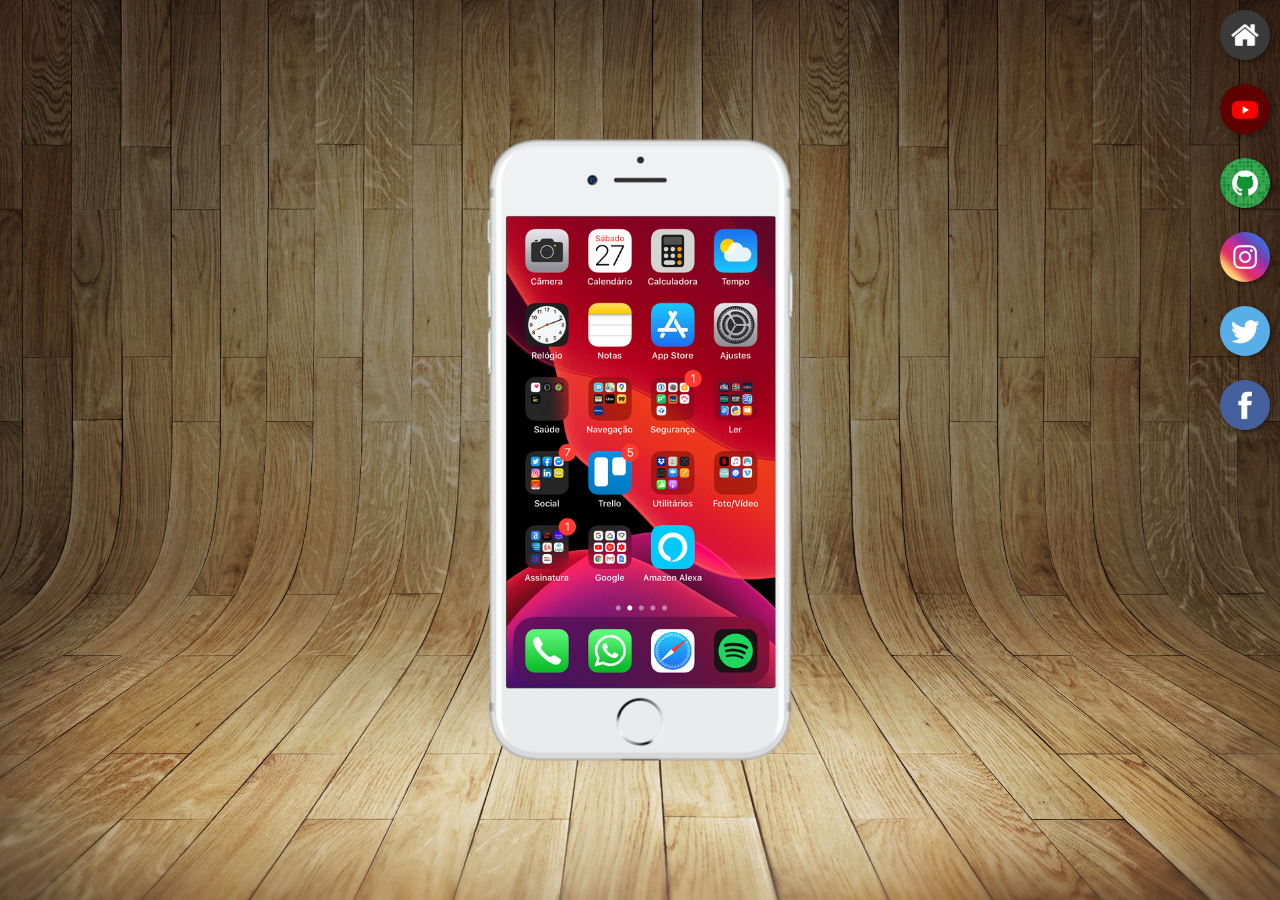
<file: index.html>
<!DOCTYPE html>
<html lang="pt-br">
<head>
    <meta charset="UTF-8">
    <meta name="viewport" content="width=device-width, initial-scale=1.0">
    <link rel="shortcut icon" href="" type="image/x-icon">
    <link rel="stylesheet" href="estilos/style.css">
    <title>Projeto Redes Sociais</title>
</head>
<body>
    <main>
        <section id="telefone">
            <iframe src="home.html" name="tela" id="tela" frameborder="0">
                Seu navegador não é compatível com isso.
            </iframe>
        </section>
        <section id="redes-sociais">
            <a href="home.html" target="tela"><img src="imagens/logo-home.jpg" alt="Home"></a><br>
            <a href="youtube.html" target="tela"><img src="imagens/logo-youtube.jpg" alt="Youtube"></a><br>
            <a href="github.html" target="tela"><img src="imagens/logo-github.jpg" alt="GitHub"></a><br>
            <a href="instagram.html" target="tela"><img src="imagens/logo-instagram.jpg" alt="Instagram"></a><br>
            <a href="twitter.html" target="tela"><img src="imagens/logo-twitter.jpg" alt="Twitter"></a><br>
            <a href="facebook.html" target="tela"><img src="imagens/logo-facebook.jpg" alt="Facebook"></a>
        </section>
    </main>
</body>
</html>
</file>
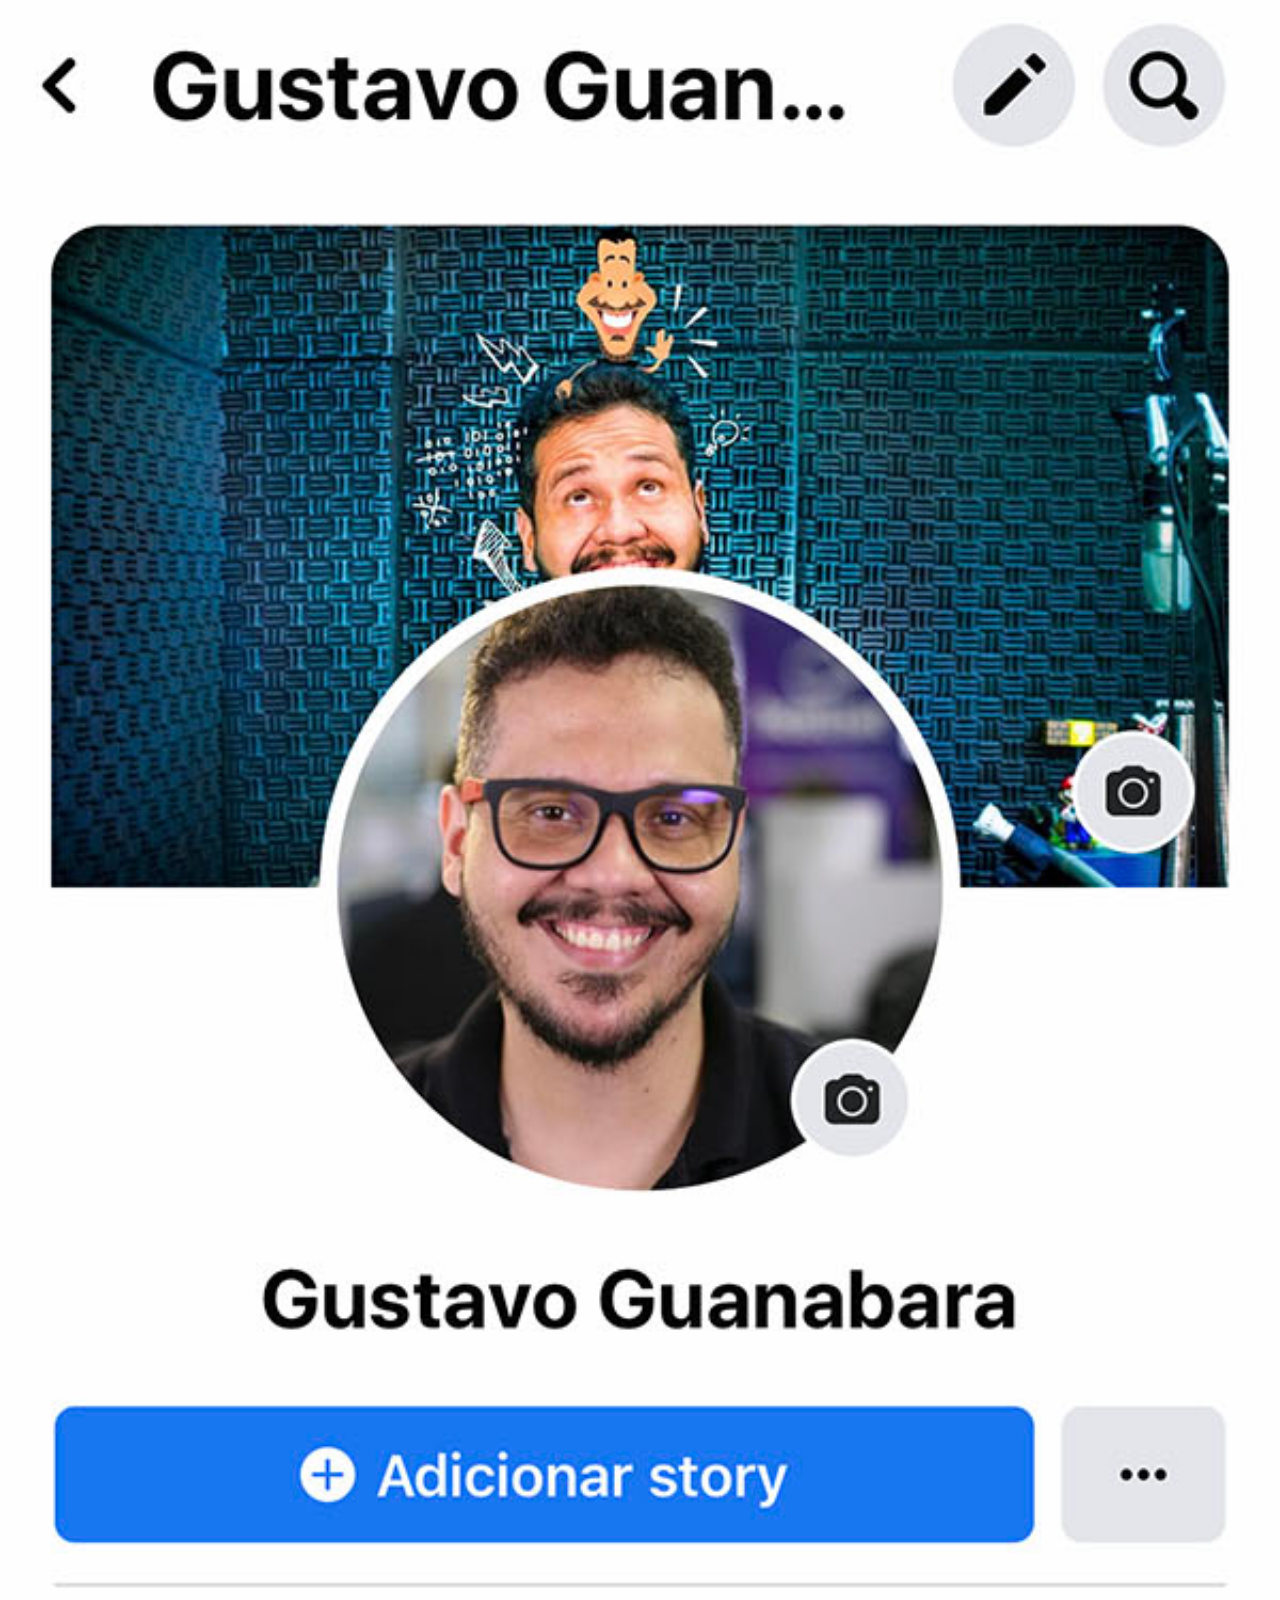
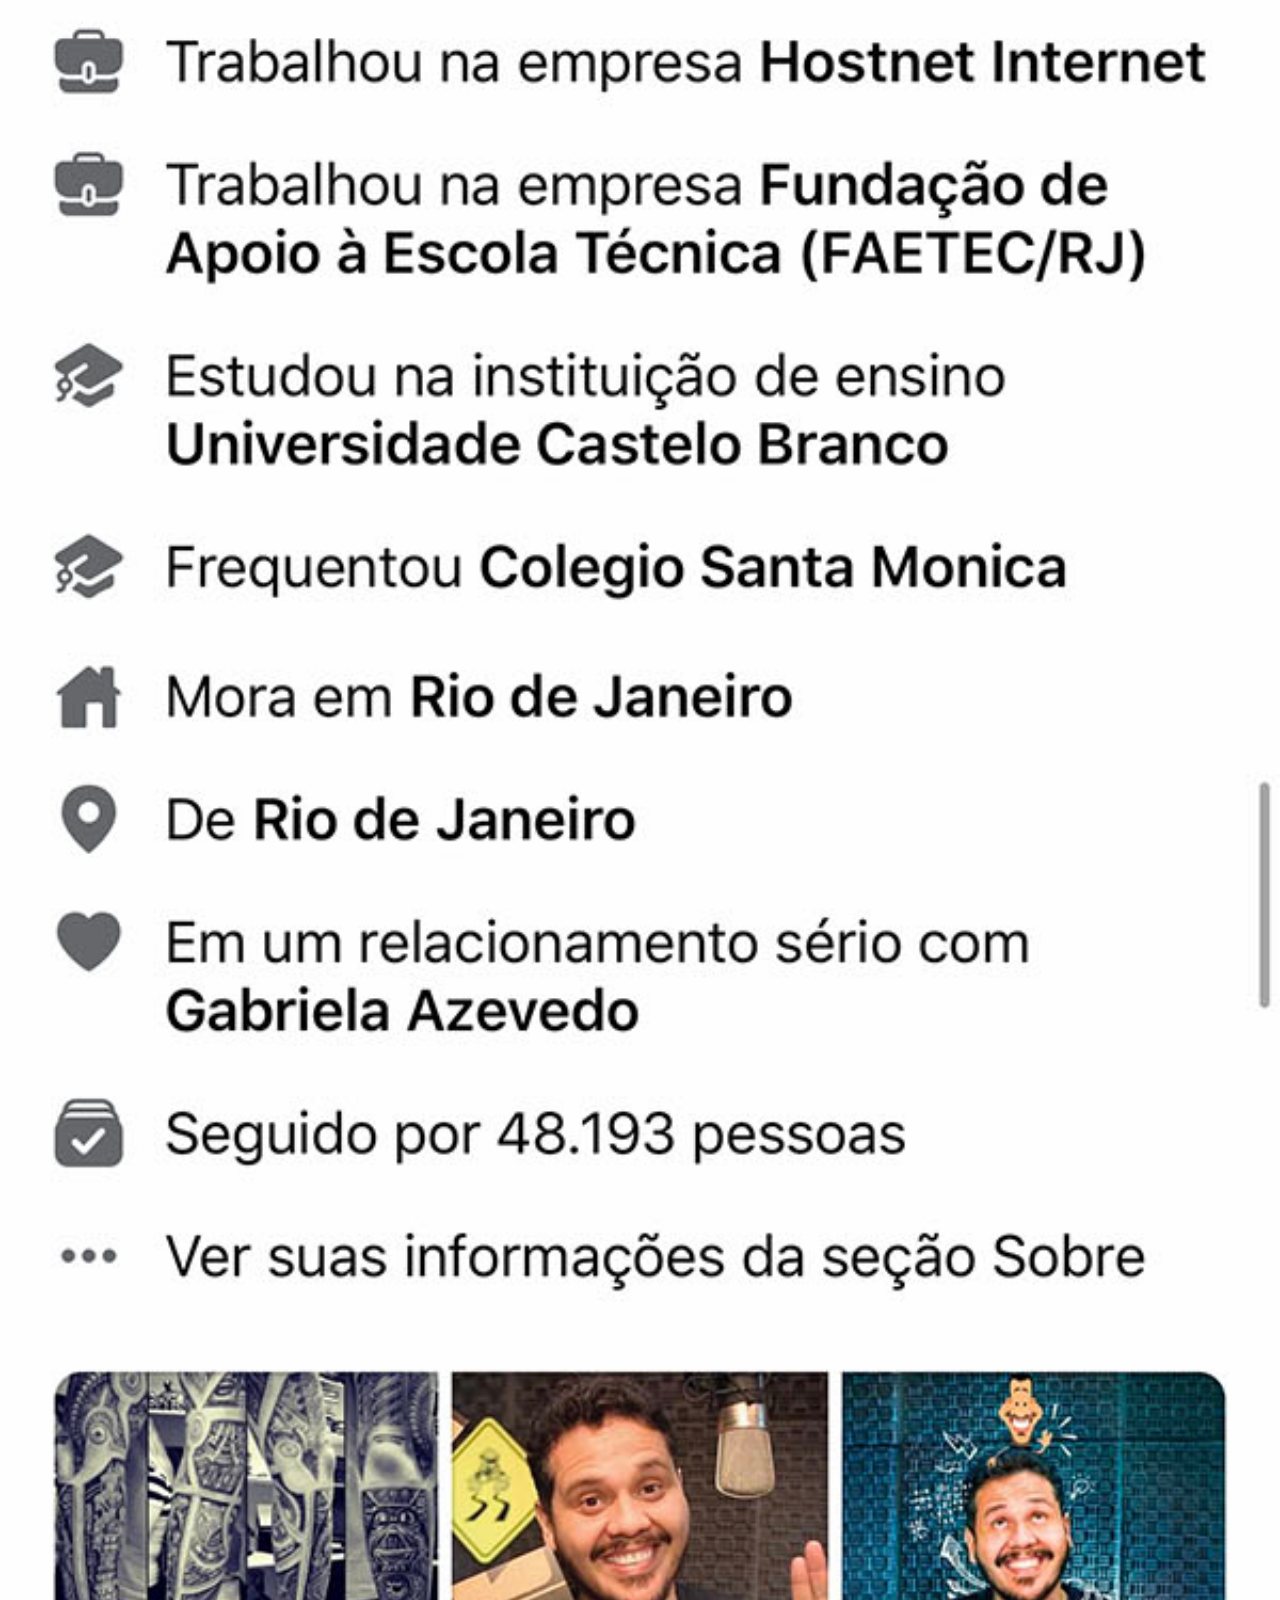
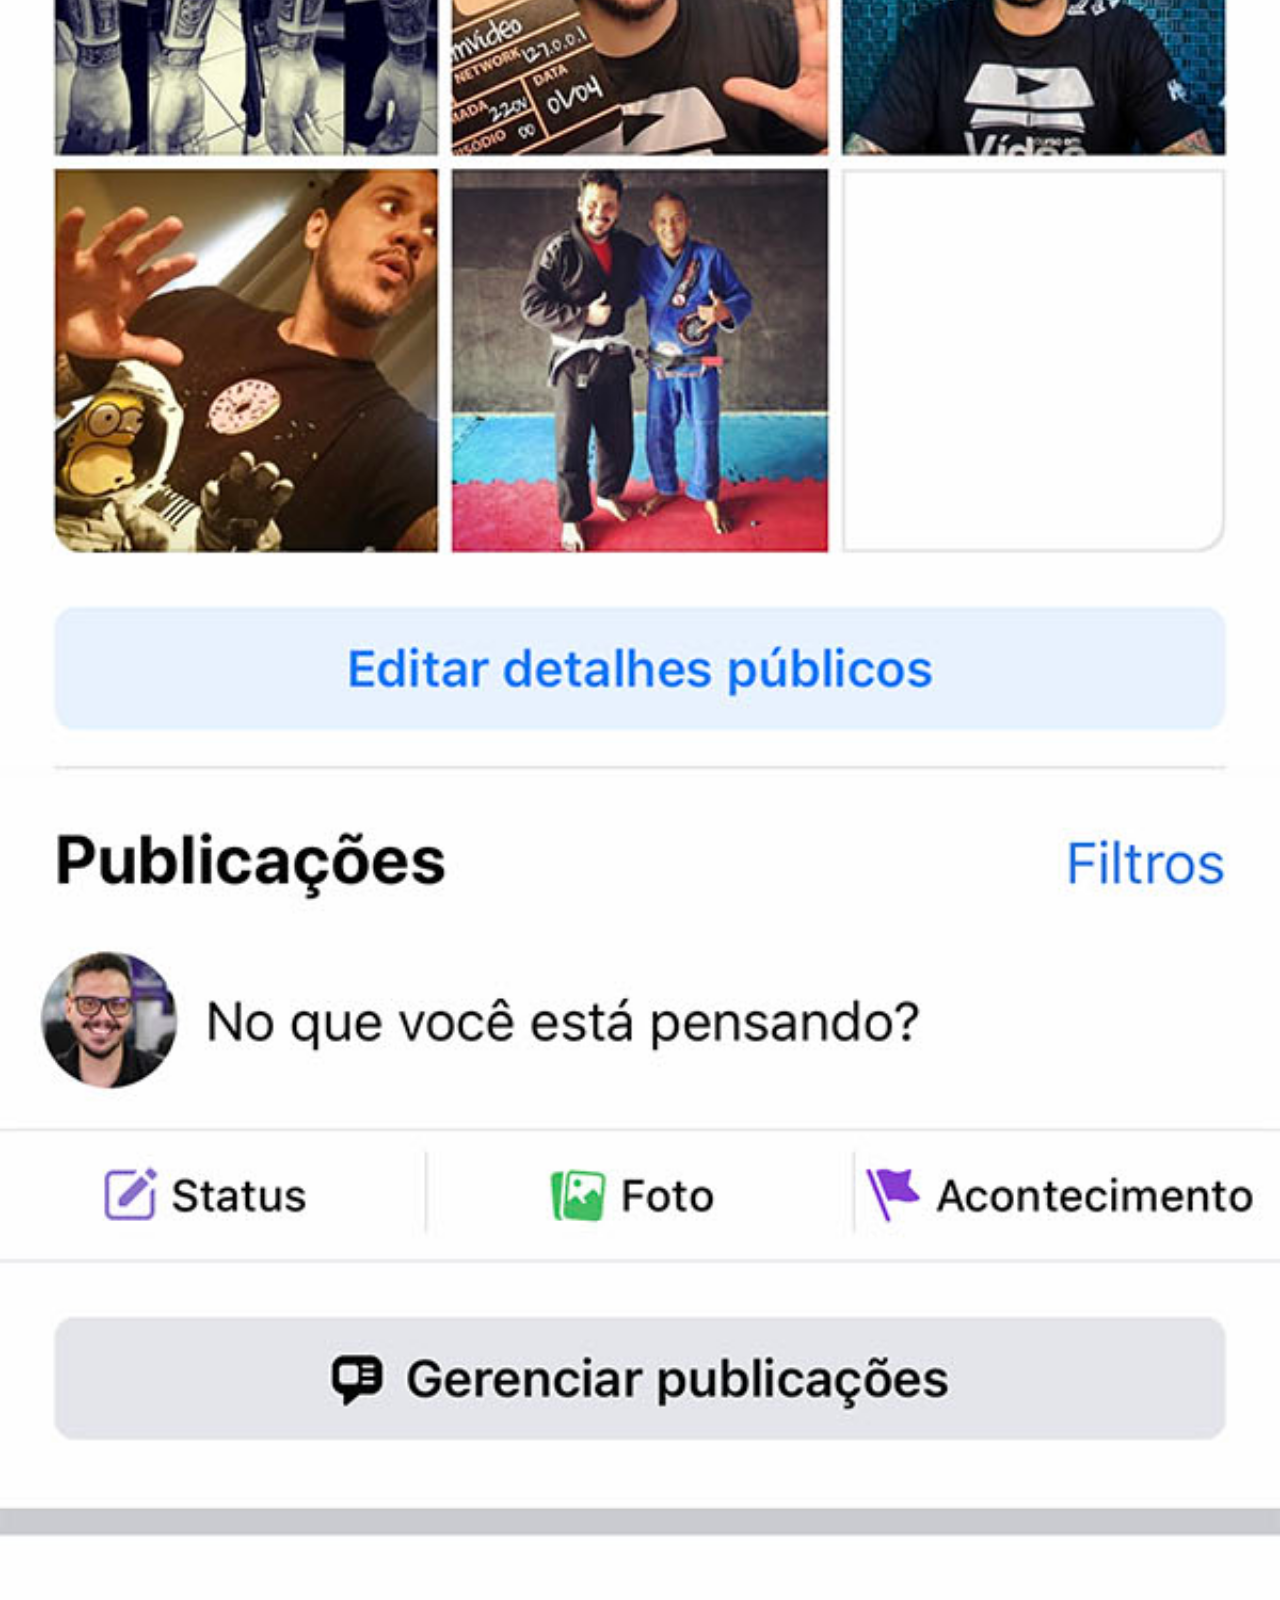
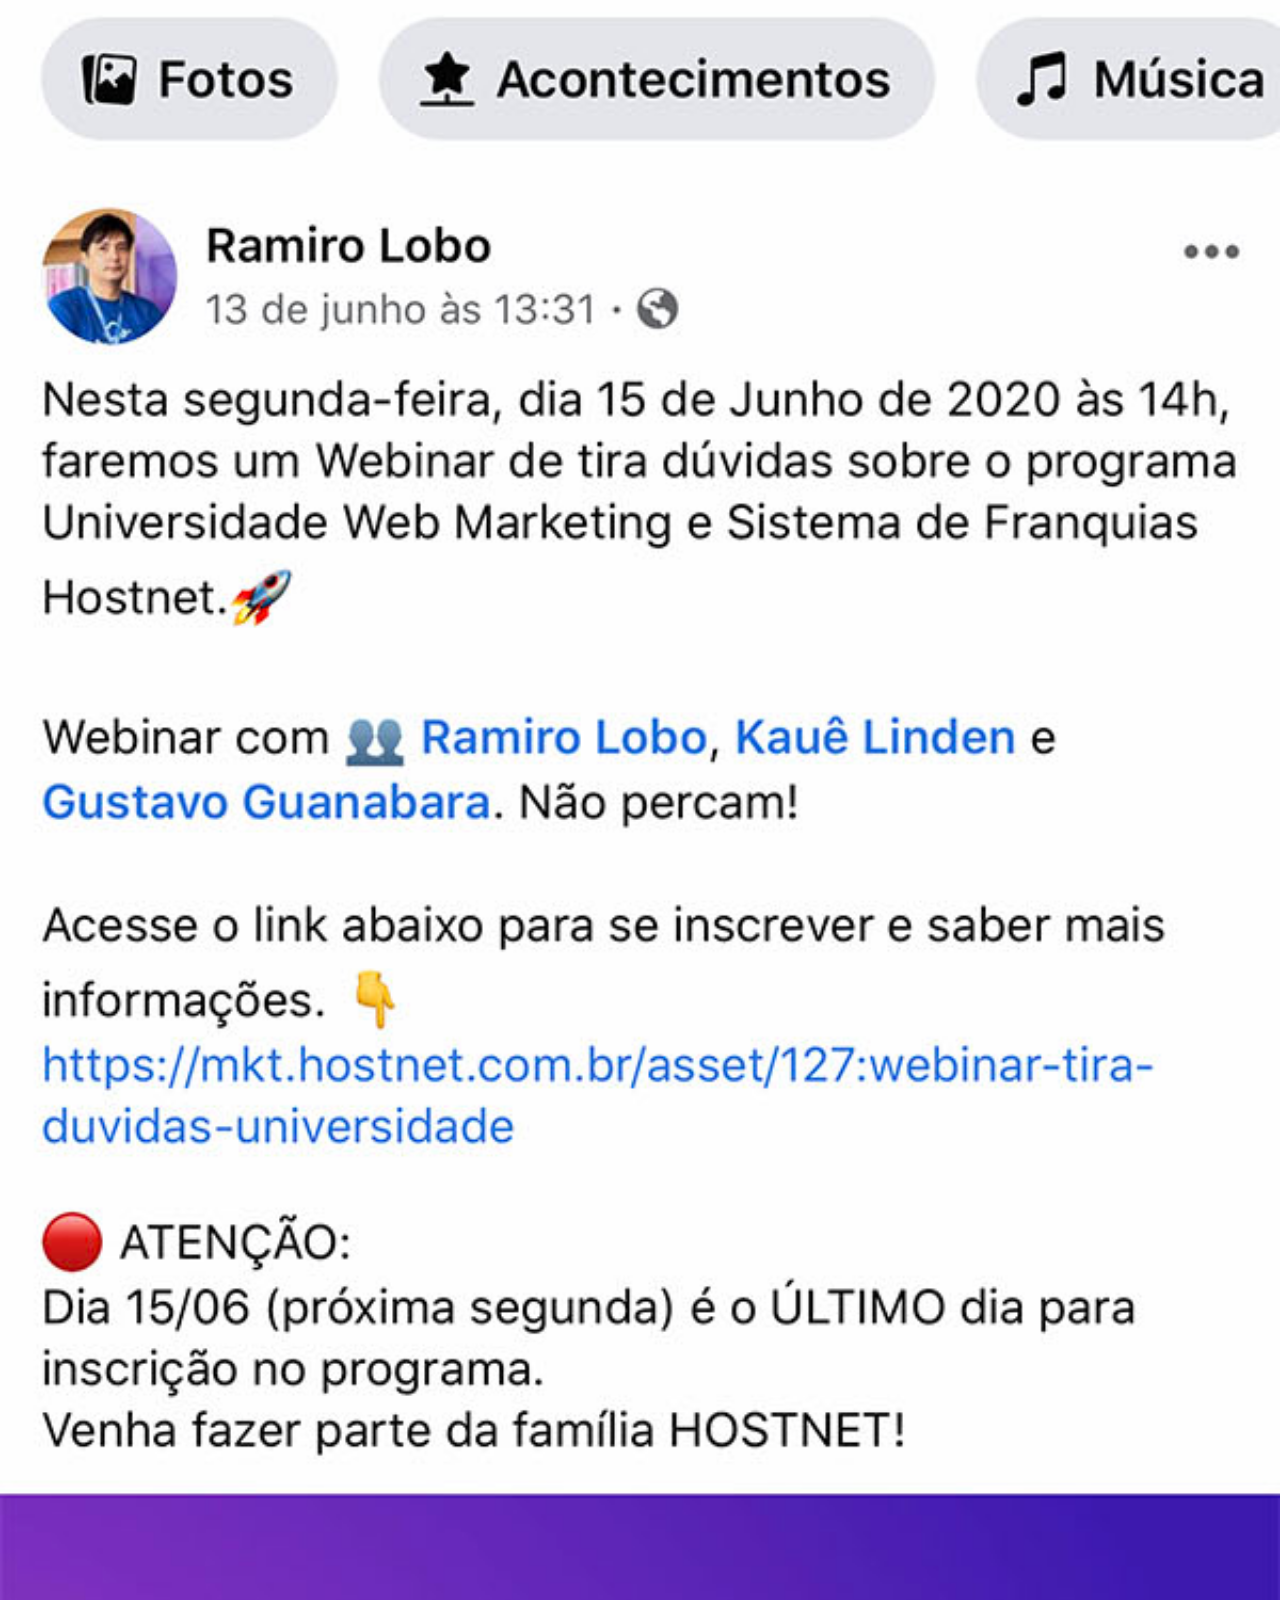
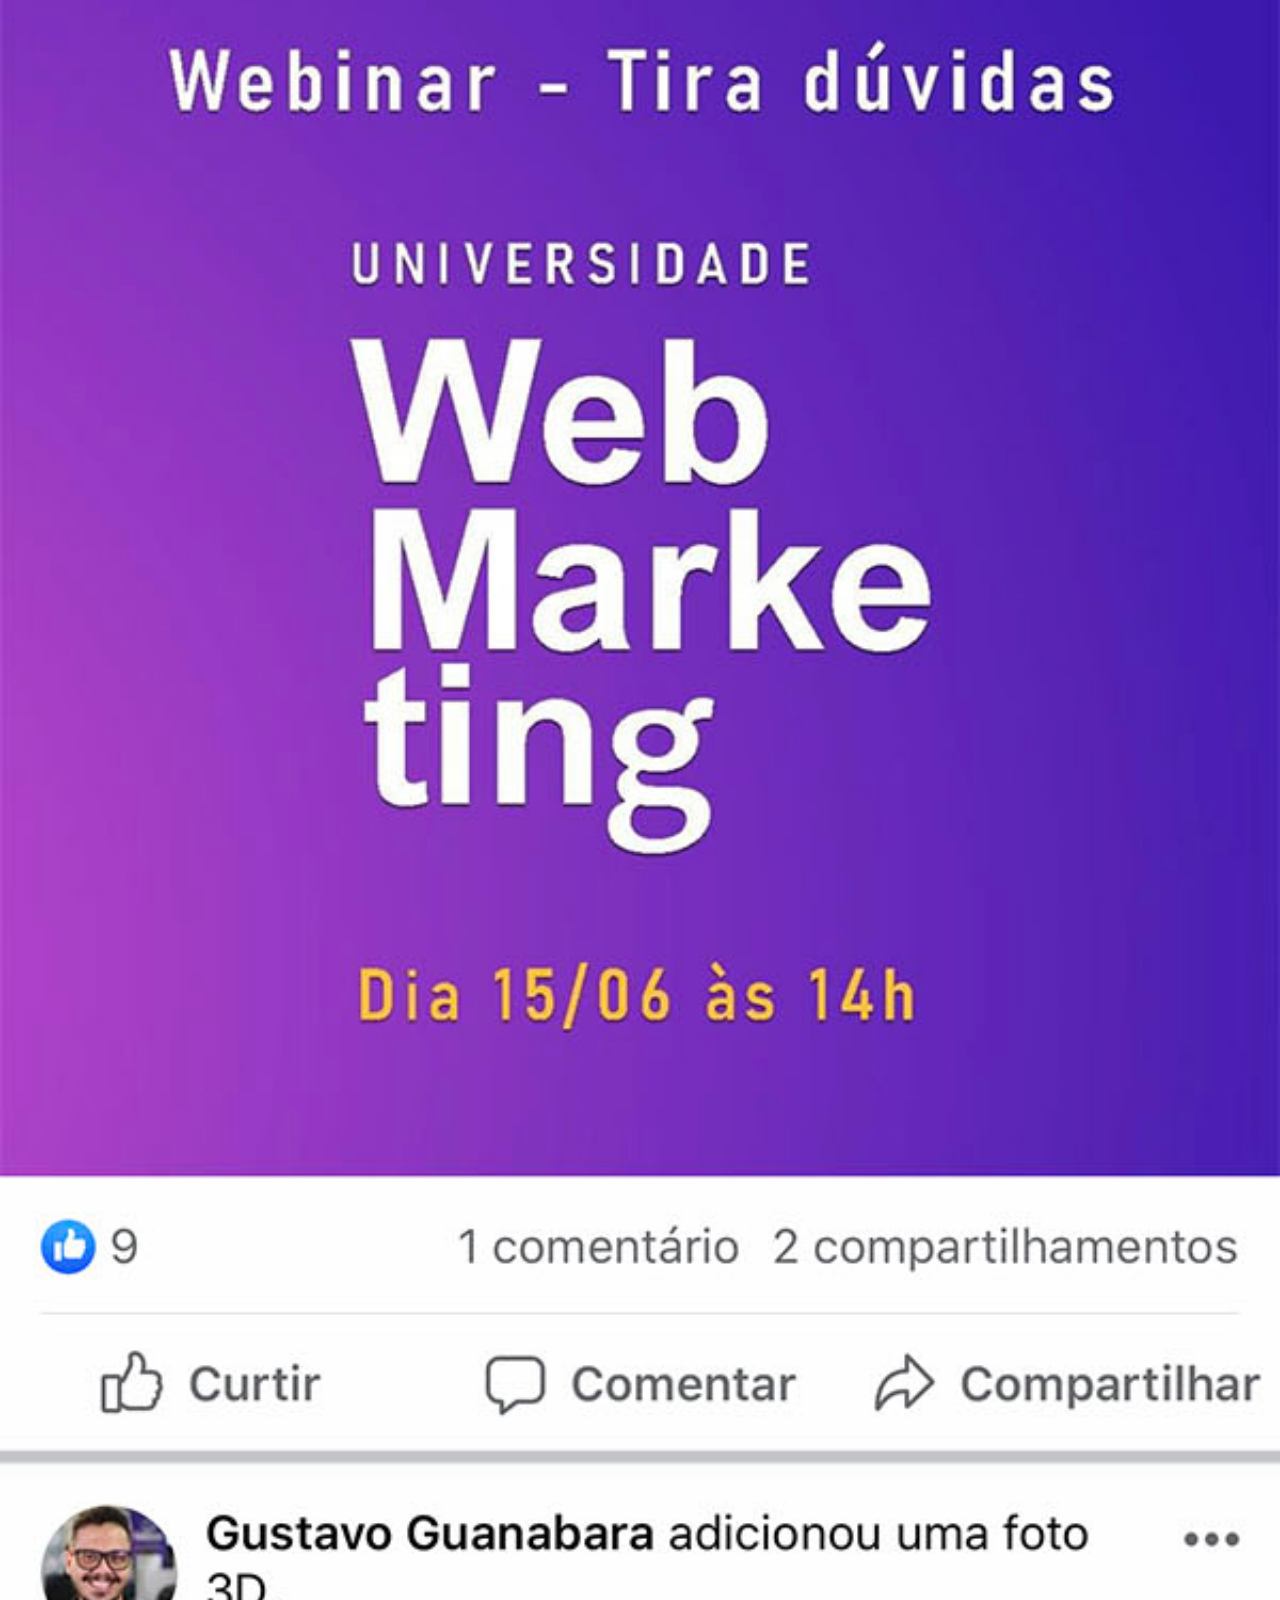
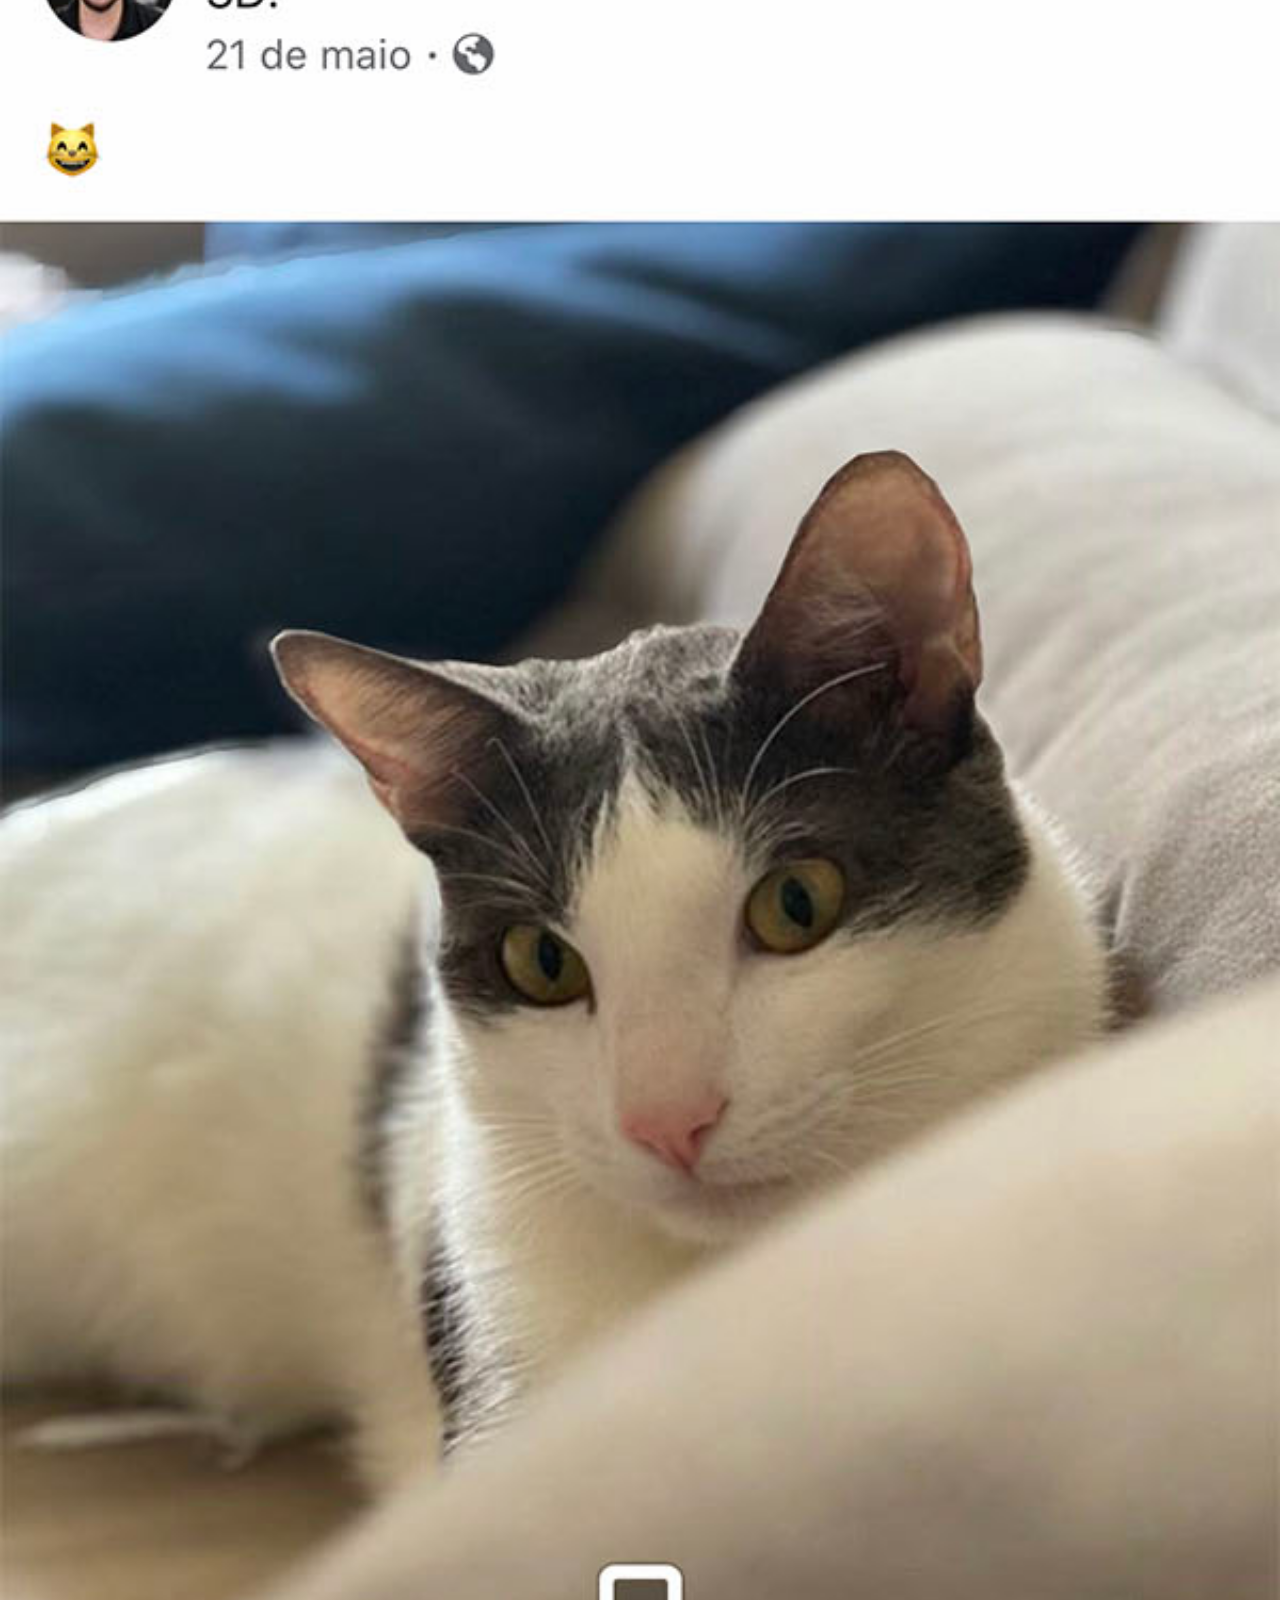
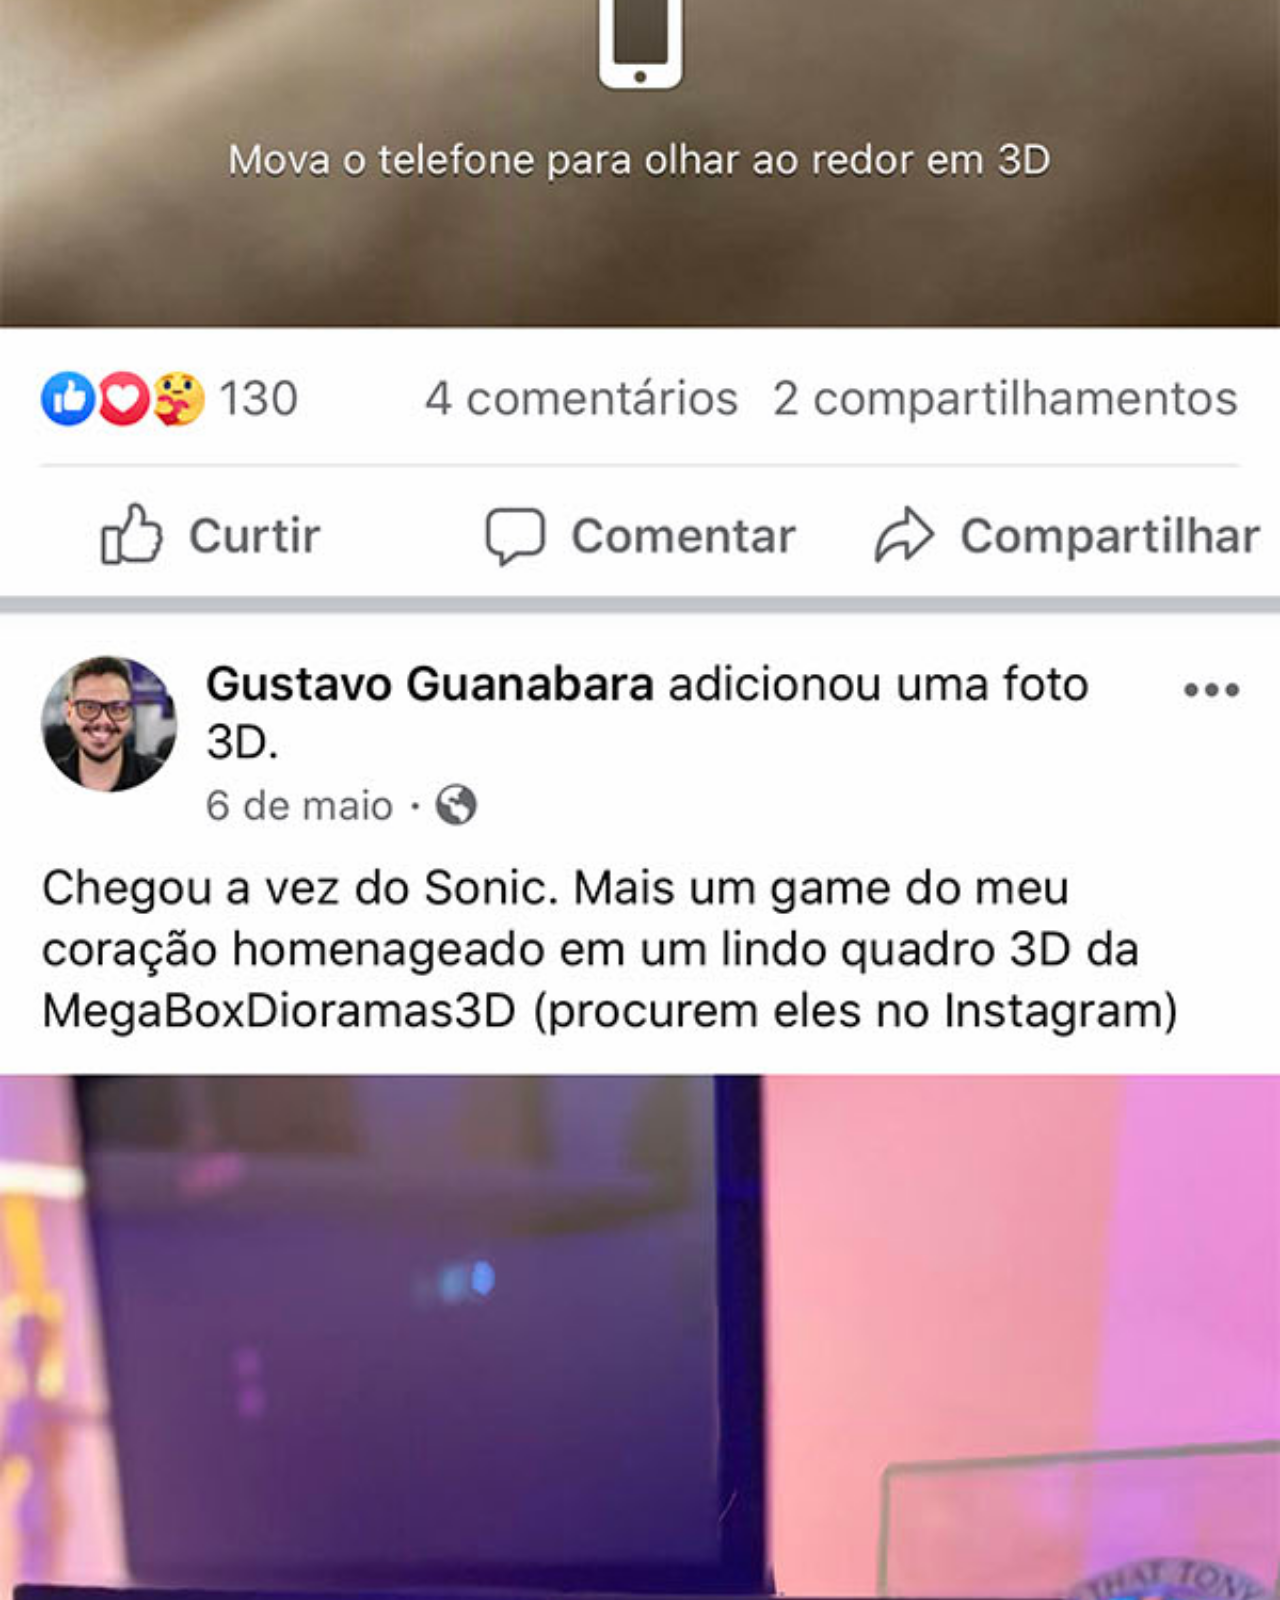
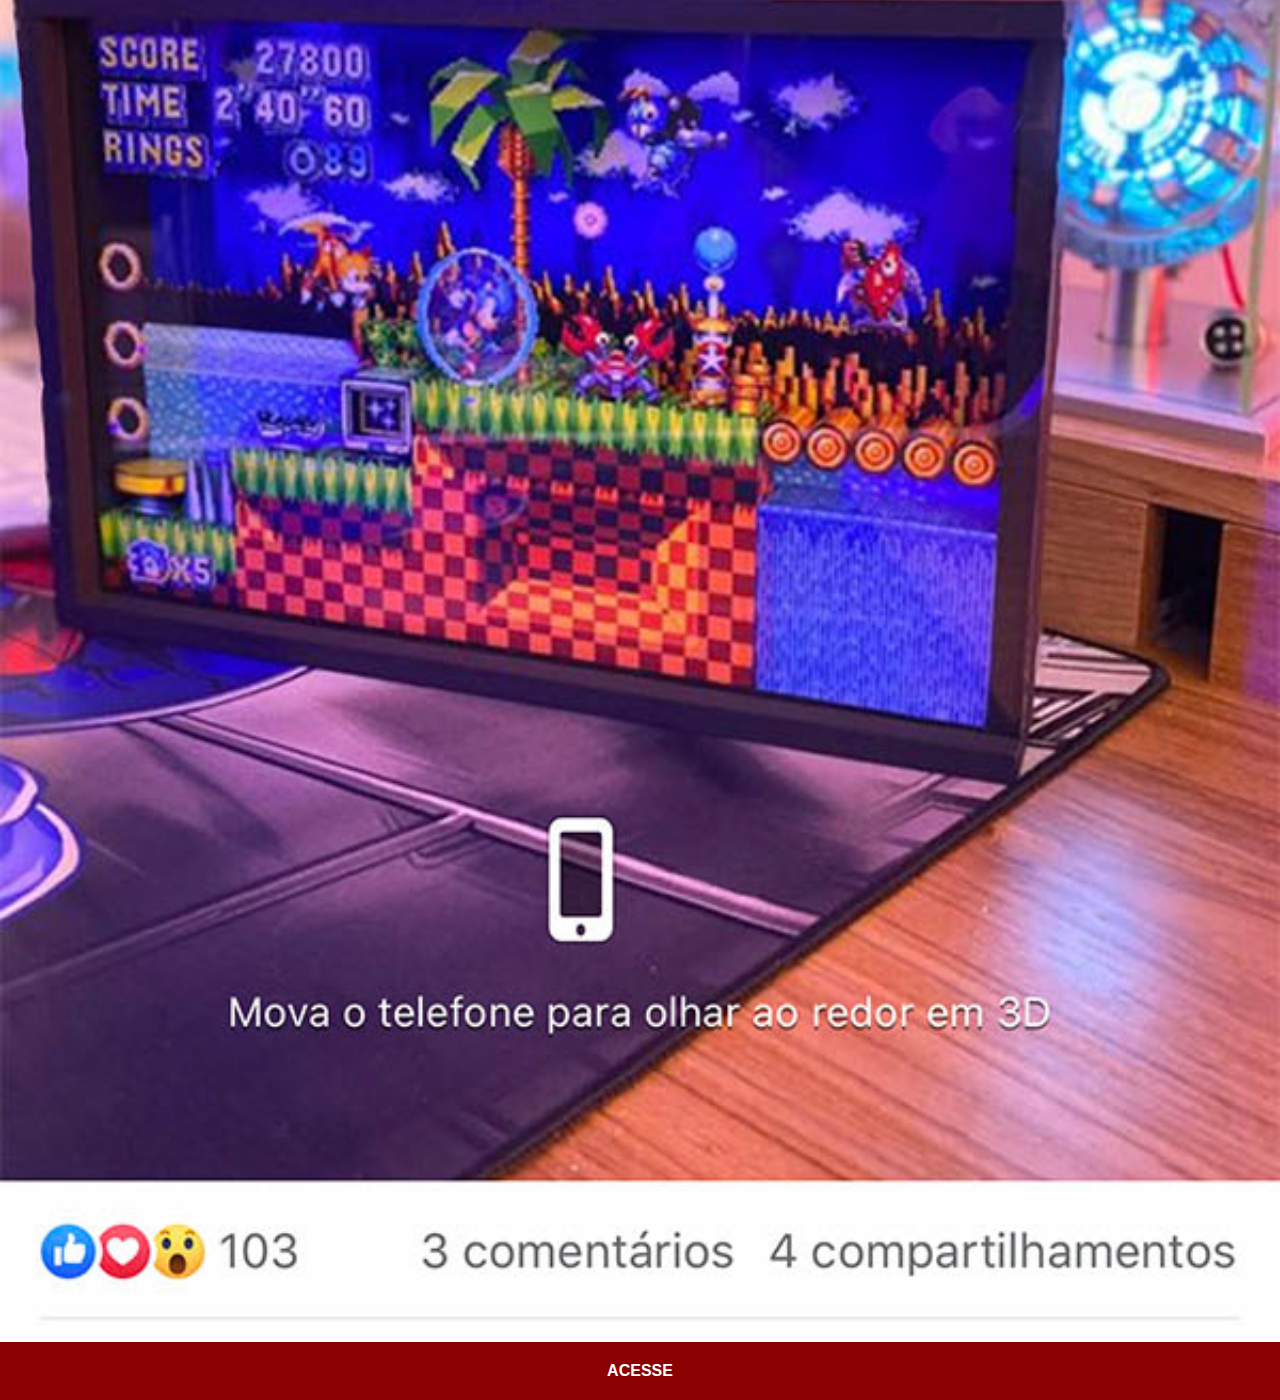
<file: facebook.html>
<!DOCTYPE html>
<html lang="pt-br">
<head>
    <meta charset="UTF-8">
    <meta name="viewport" content="width=device-width, initial-scale=1.0">
    <title>Facebook</title>
    <link rel="stylesheet" href="estilos/social.css">
    <style>
        body {
            background-color: white;
        }
    </style>
</head>
<body>
    <img src="imagens/tela-facebook.jpg" alt="facebook">
    <a href="https://www.facebook.com/gustavoguanabara/" target="_blank">ACESSE</a>
</body>
</html>
</file>
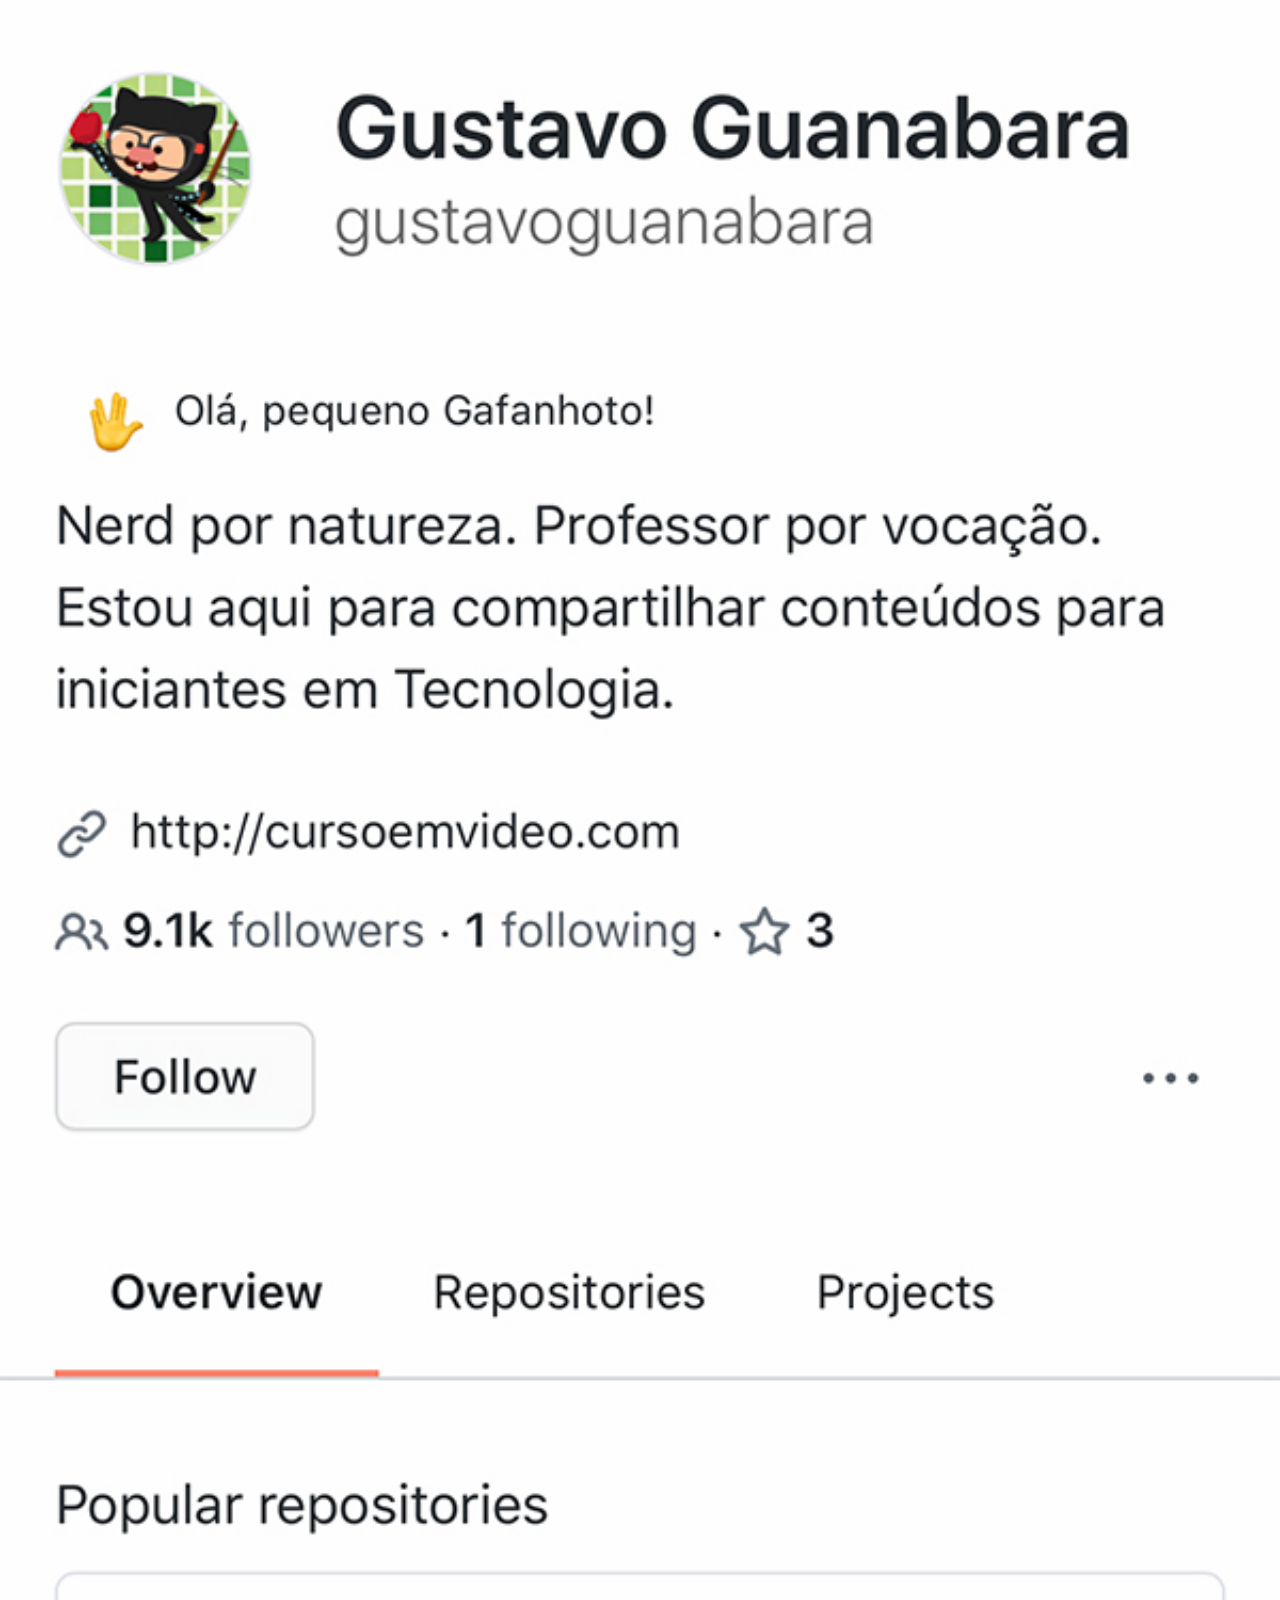
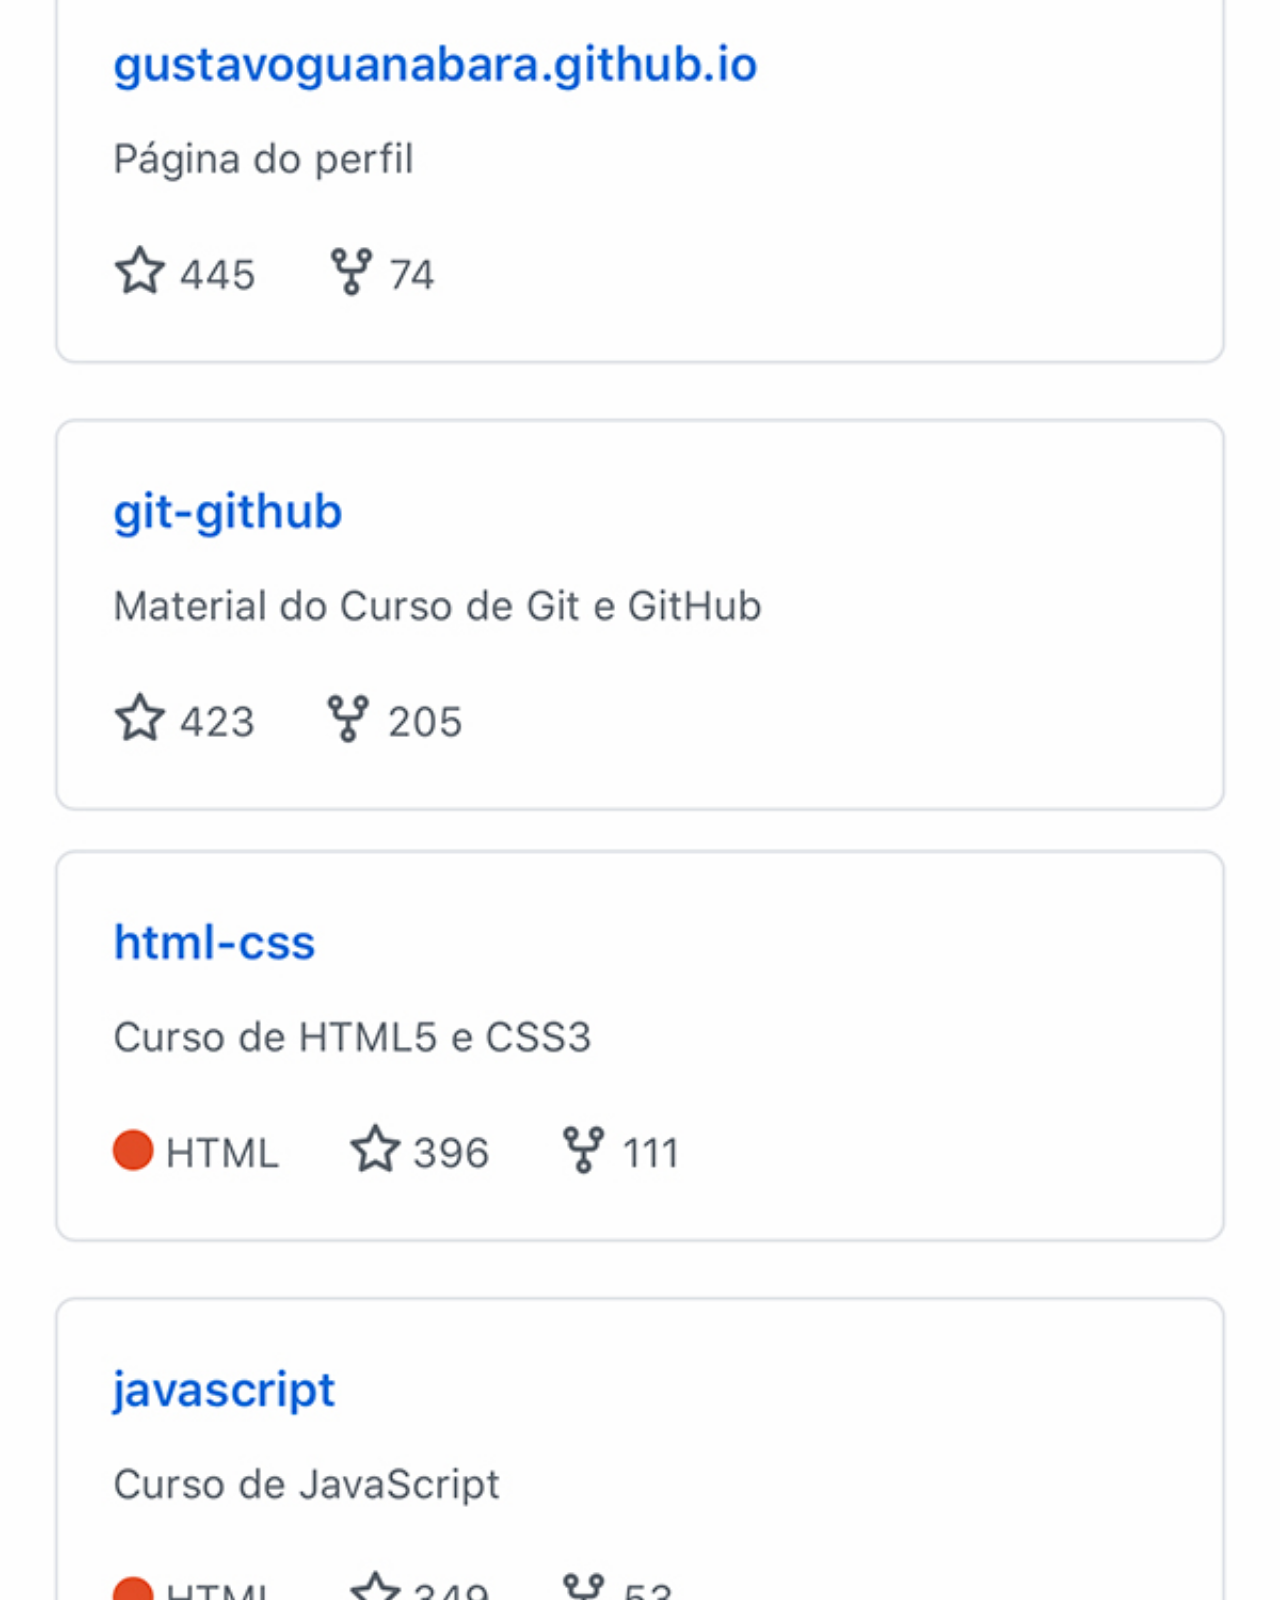
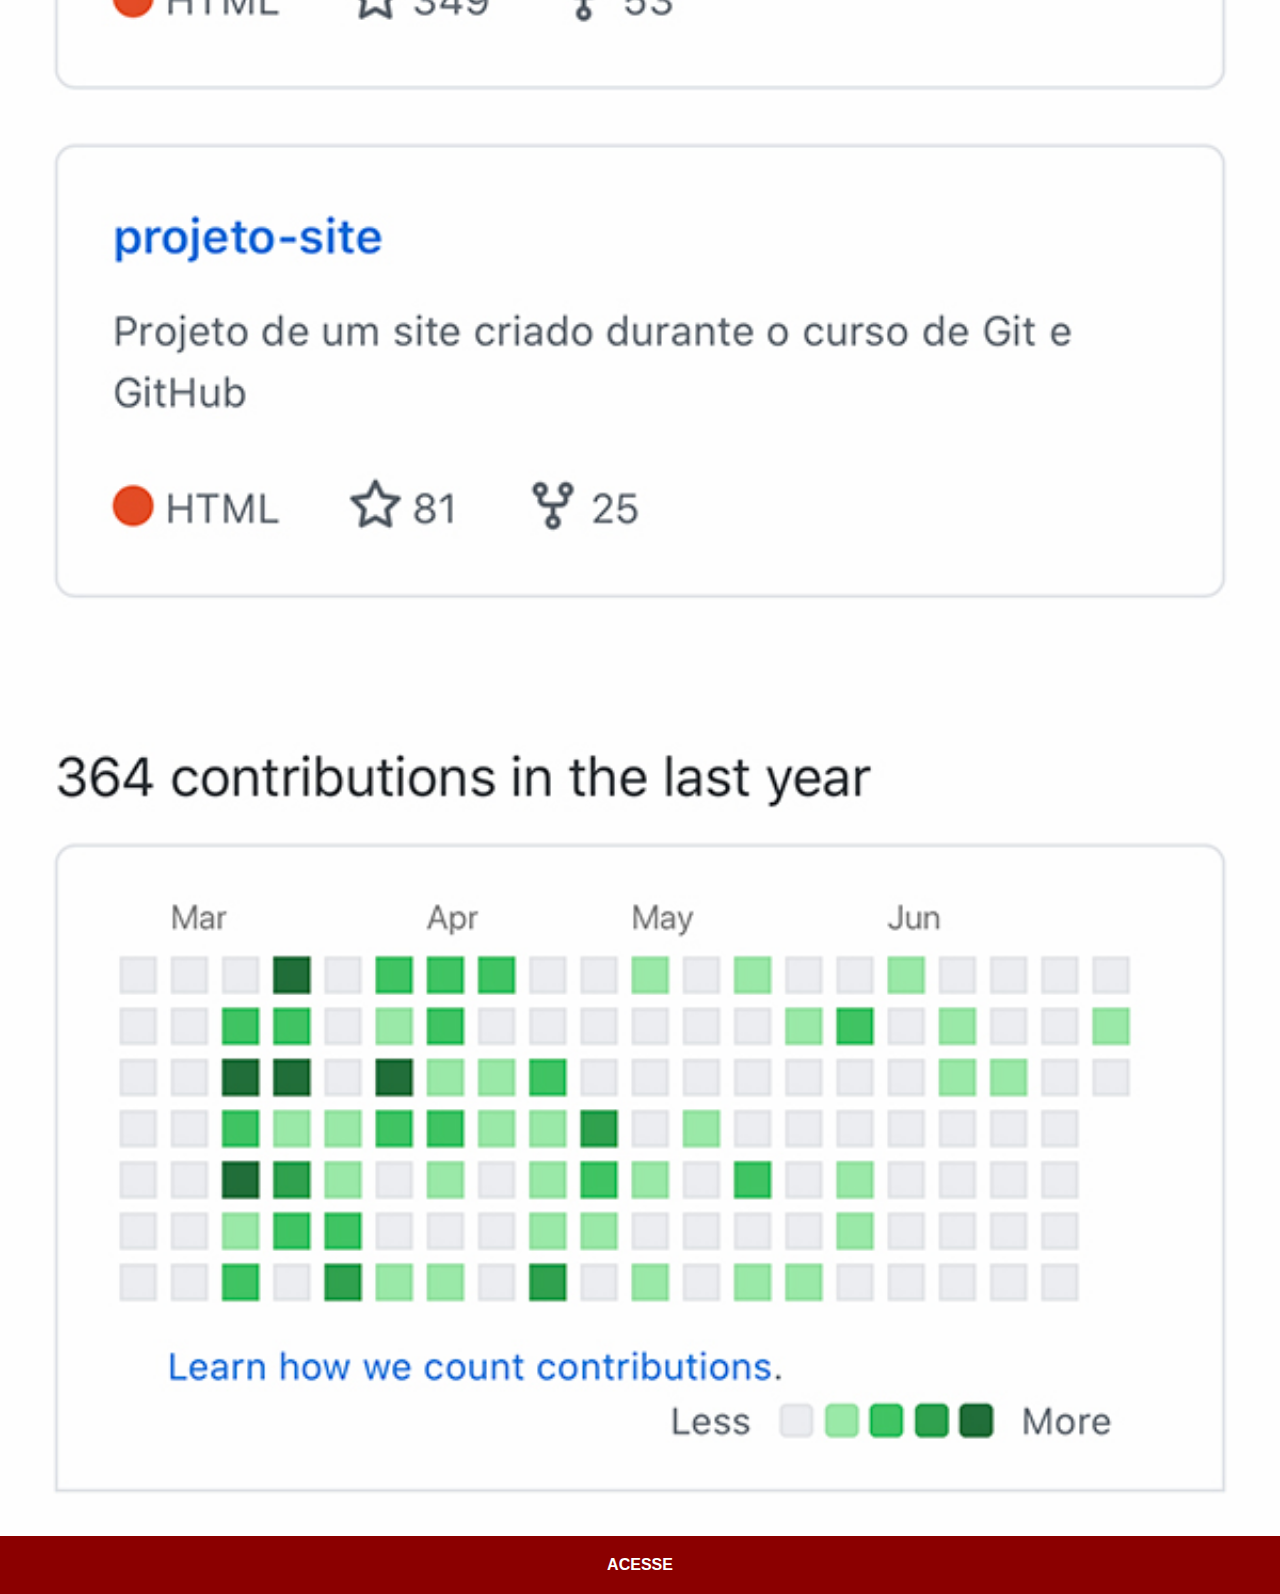
<file: github.html>
<!DOCTYPE html>
<html lang="pt-br">
<head>
    <meta charset="UTF-8">
    <meta name="viewport" content="width=device-width, initial-scale=1.0">
    <title>GitHub</title>
    <link rel="stylesheet" href="estilos/social.css">
    <style>
        body {
            background-color: white;
        }
    </style>
</head>
<body>
    <img src="imagens/tela-github.jpg" alt="GitHub">
    <a href="https://github.com/gustavoguanabara" target="_blank">ACESSE</a>
</body>
</html>
</file>
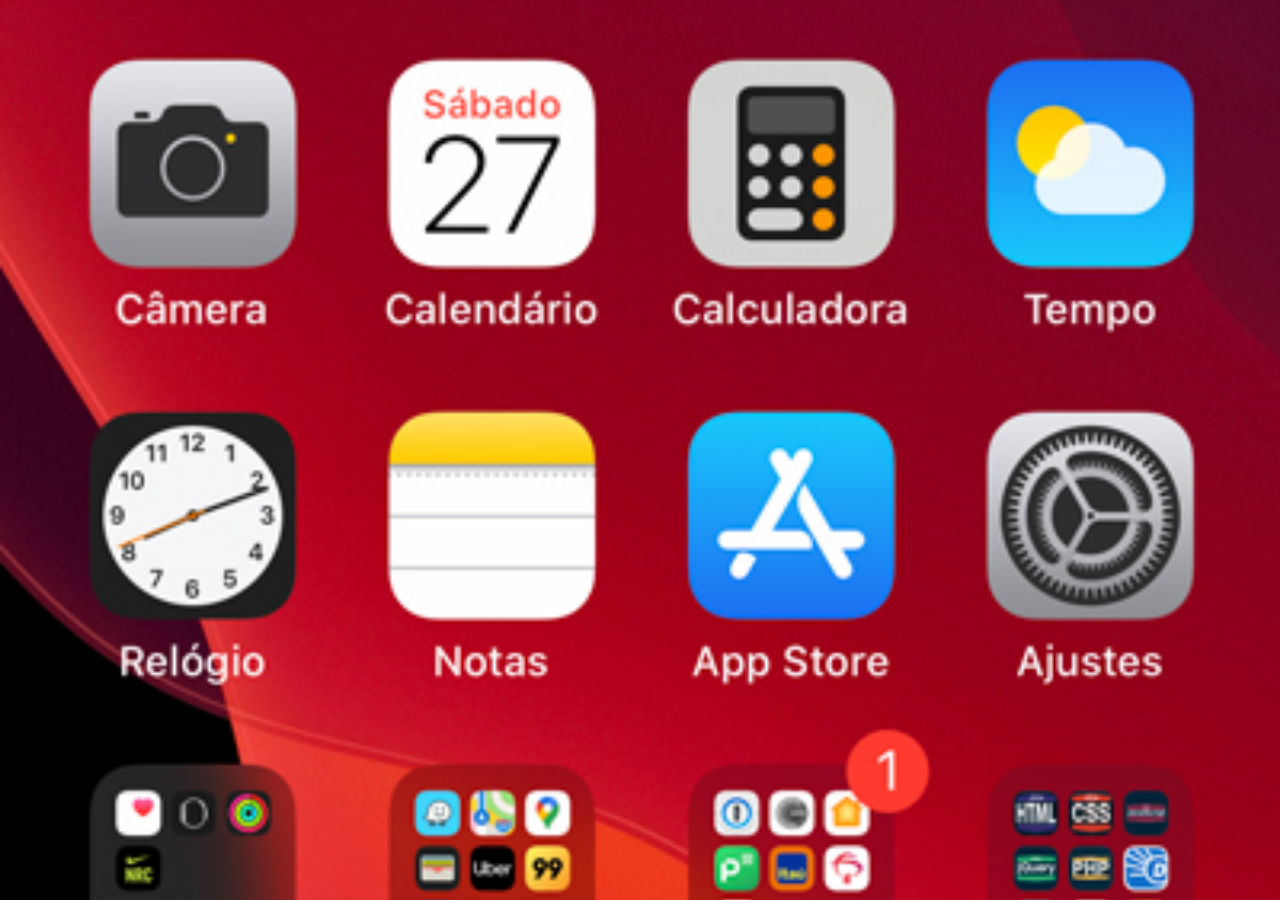
<file: home.html>
<!DOCTYPE html>
<html lang="pt-br">
<head>
    <meta charset="UTF-8">
    <meta name="viewport" content="width=device-width, initial-scale=1.0">
    <title>Home</title>
</head>
<style>
    * {
        margin: 0px;
        padding: 0px;
    }

    body {
        height: 100vh;
        width: 100vw;
        background: black url('imagens/tela-home.jpg') no-repeat top center;
        background-size: cover;
    }
</style>
<body>
    
</body>
</html>
</file>
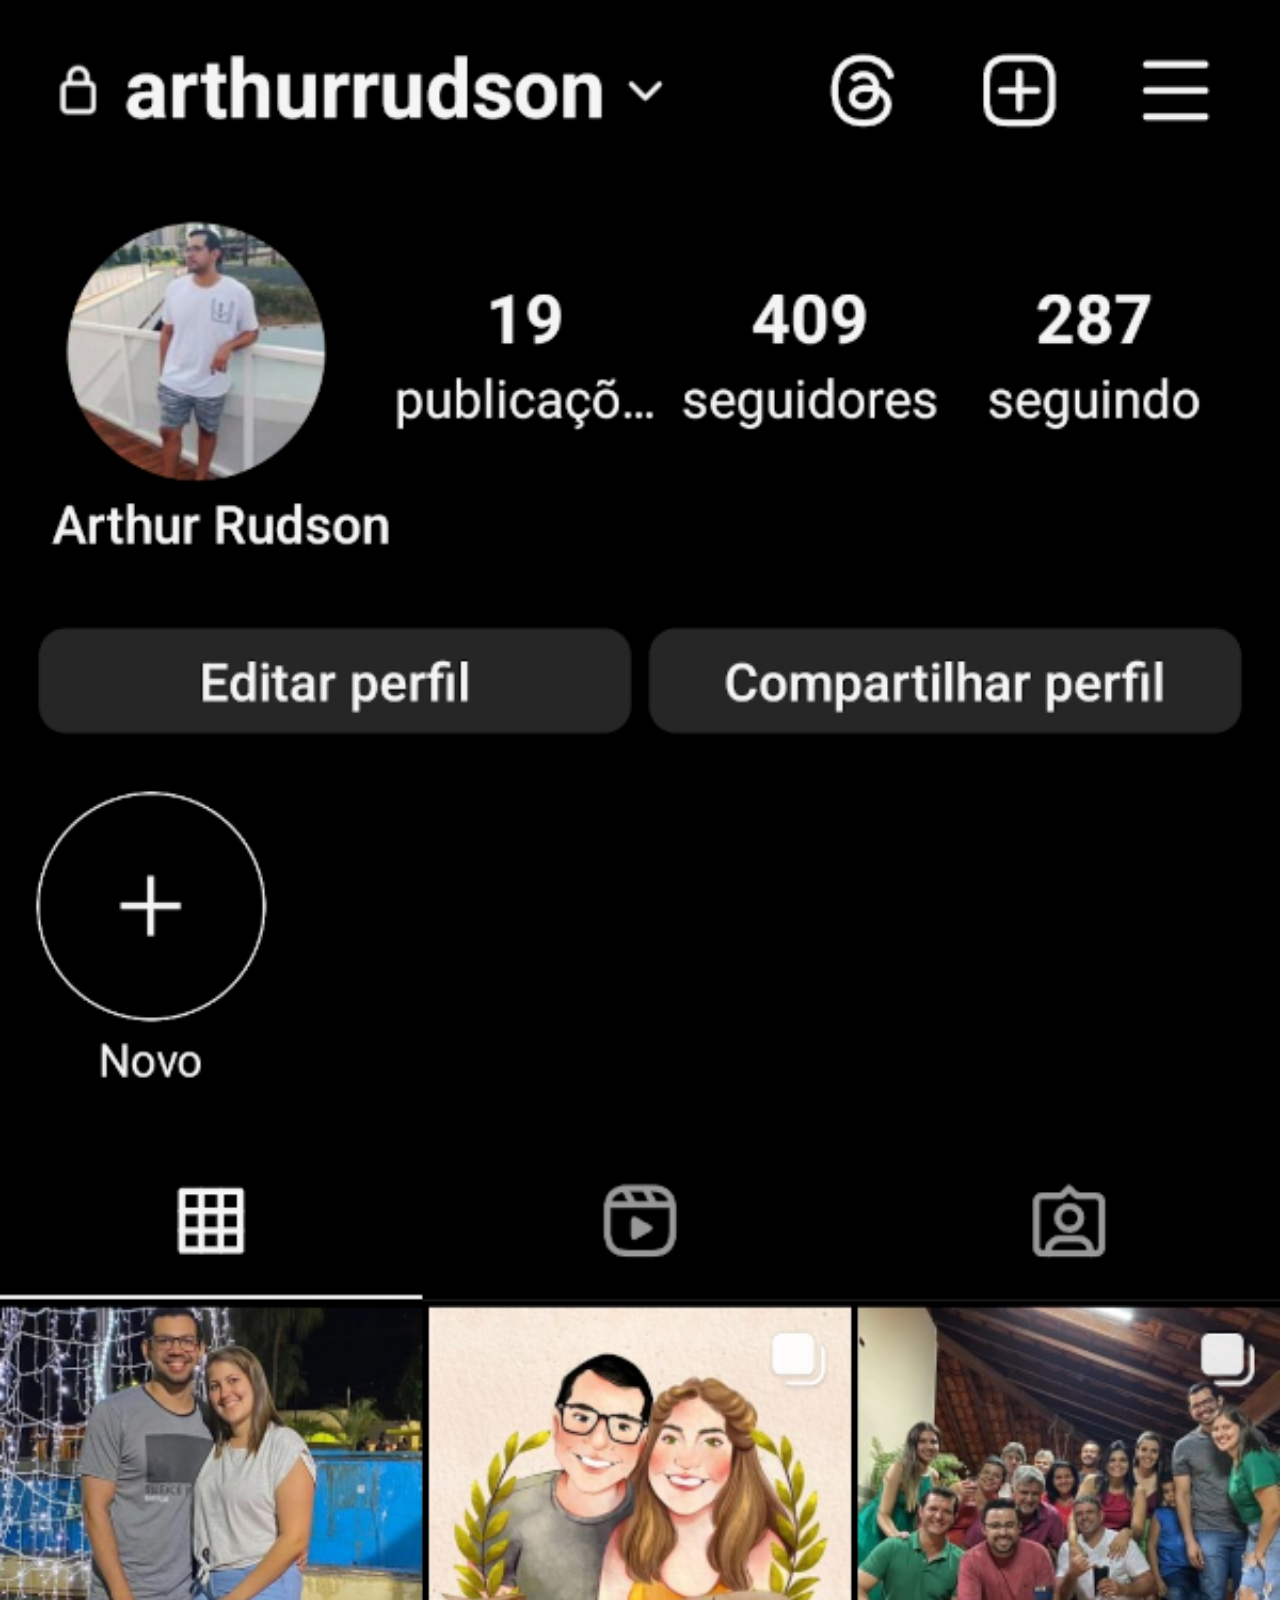
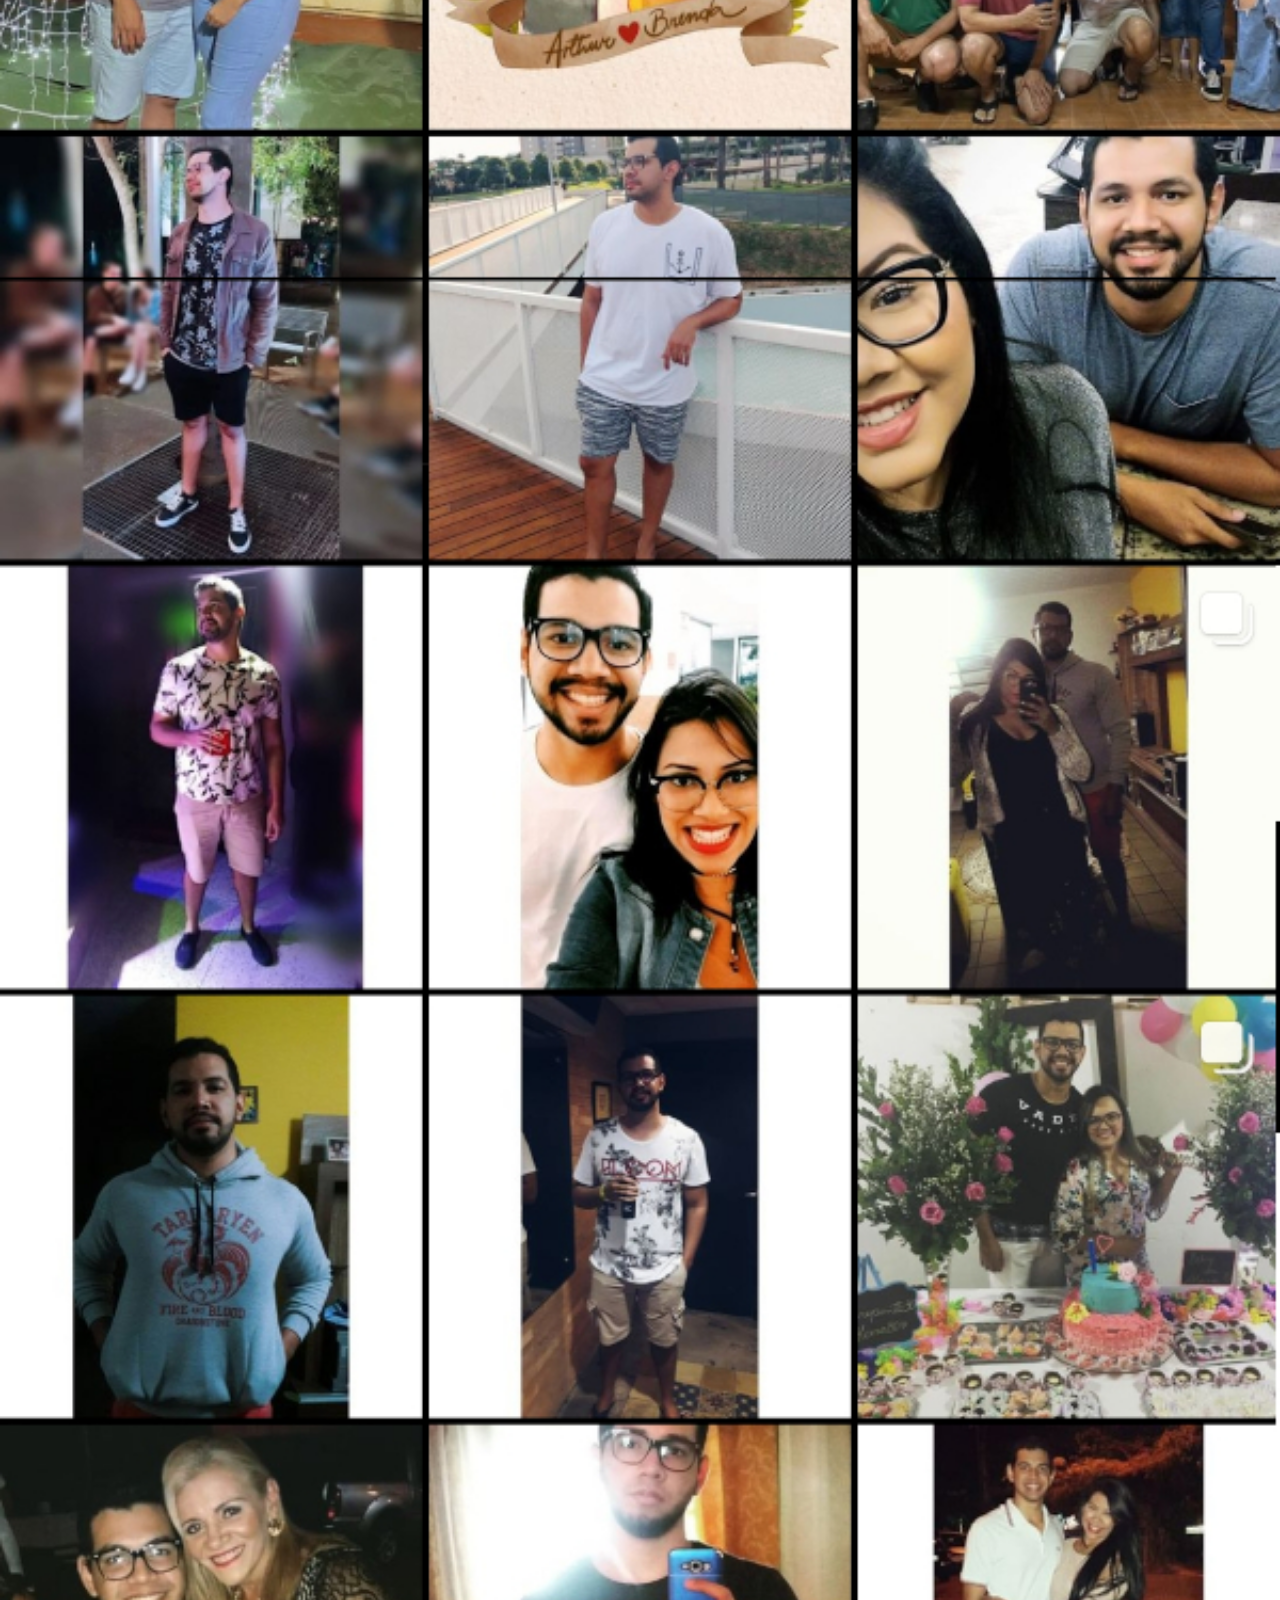
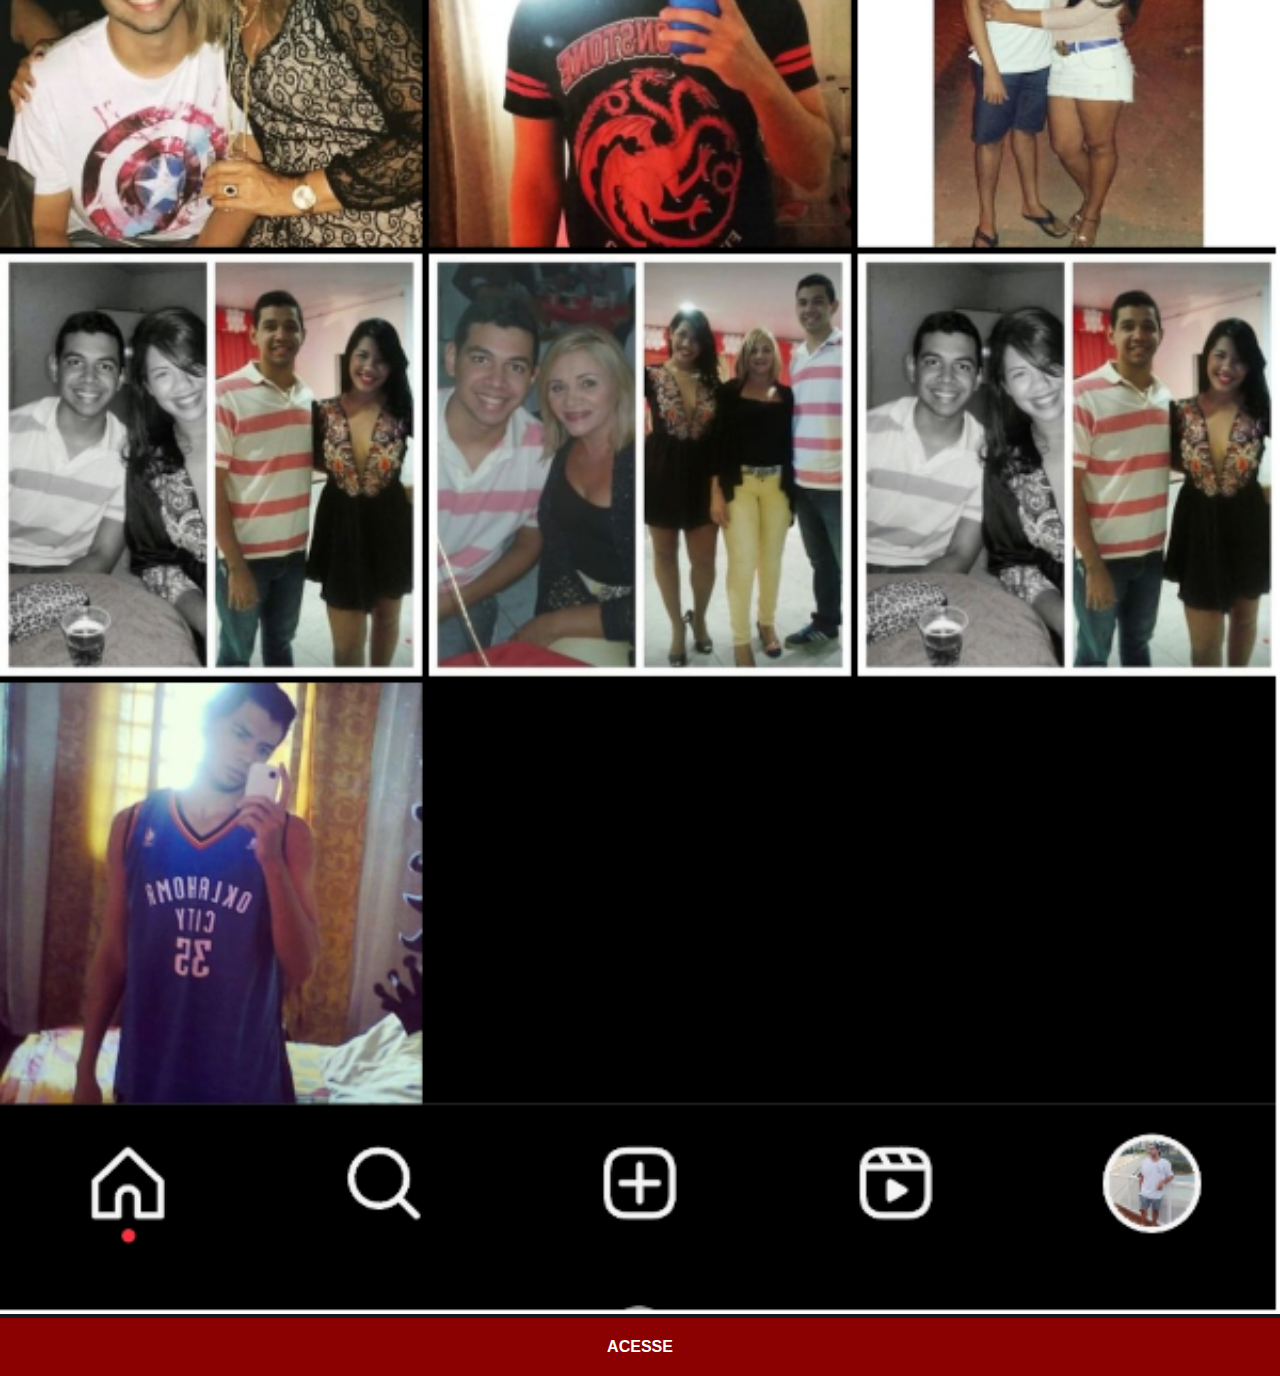
<file: instagram.html>
<!DOCTYPE html>
<html lang="en">
<head>
    <meta charset="UTF-8">
    <meta name="viewport" content="width=device-width, initial-scale=1.0">
    <title>Instagram</title>
    <link rel="stylesheet" href="estilos/social.css">
</head>
<body>
    <img src="imagens/instagram01.jpg" alt="Instagram">
    <a href="https://www.instagram.com/arthurrudson/" target="_blank">ACESSE</a>
</body>
</html>
</file>
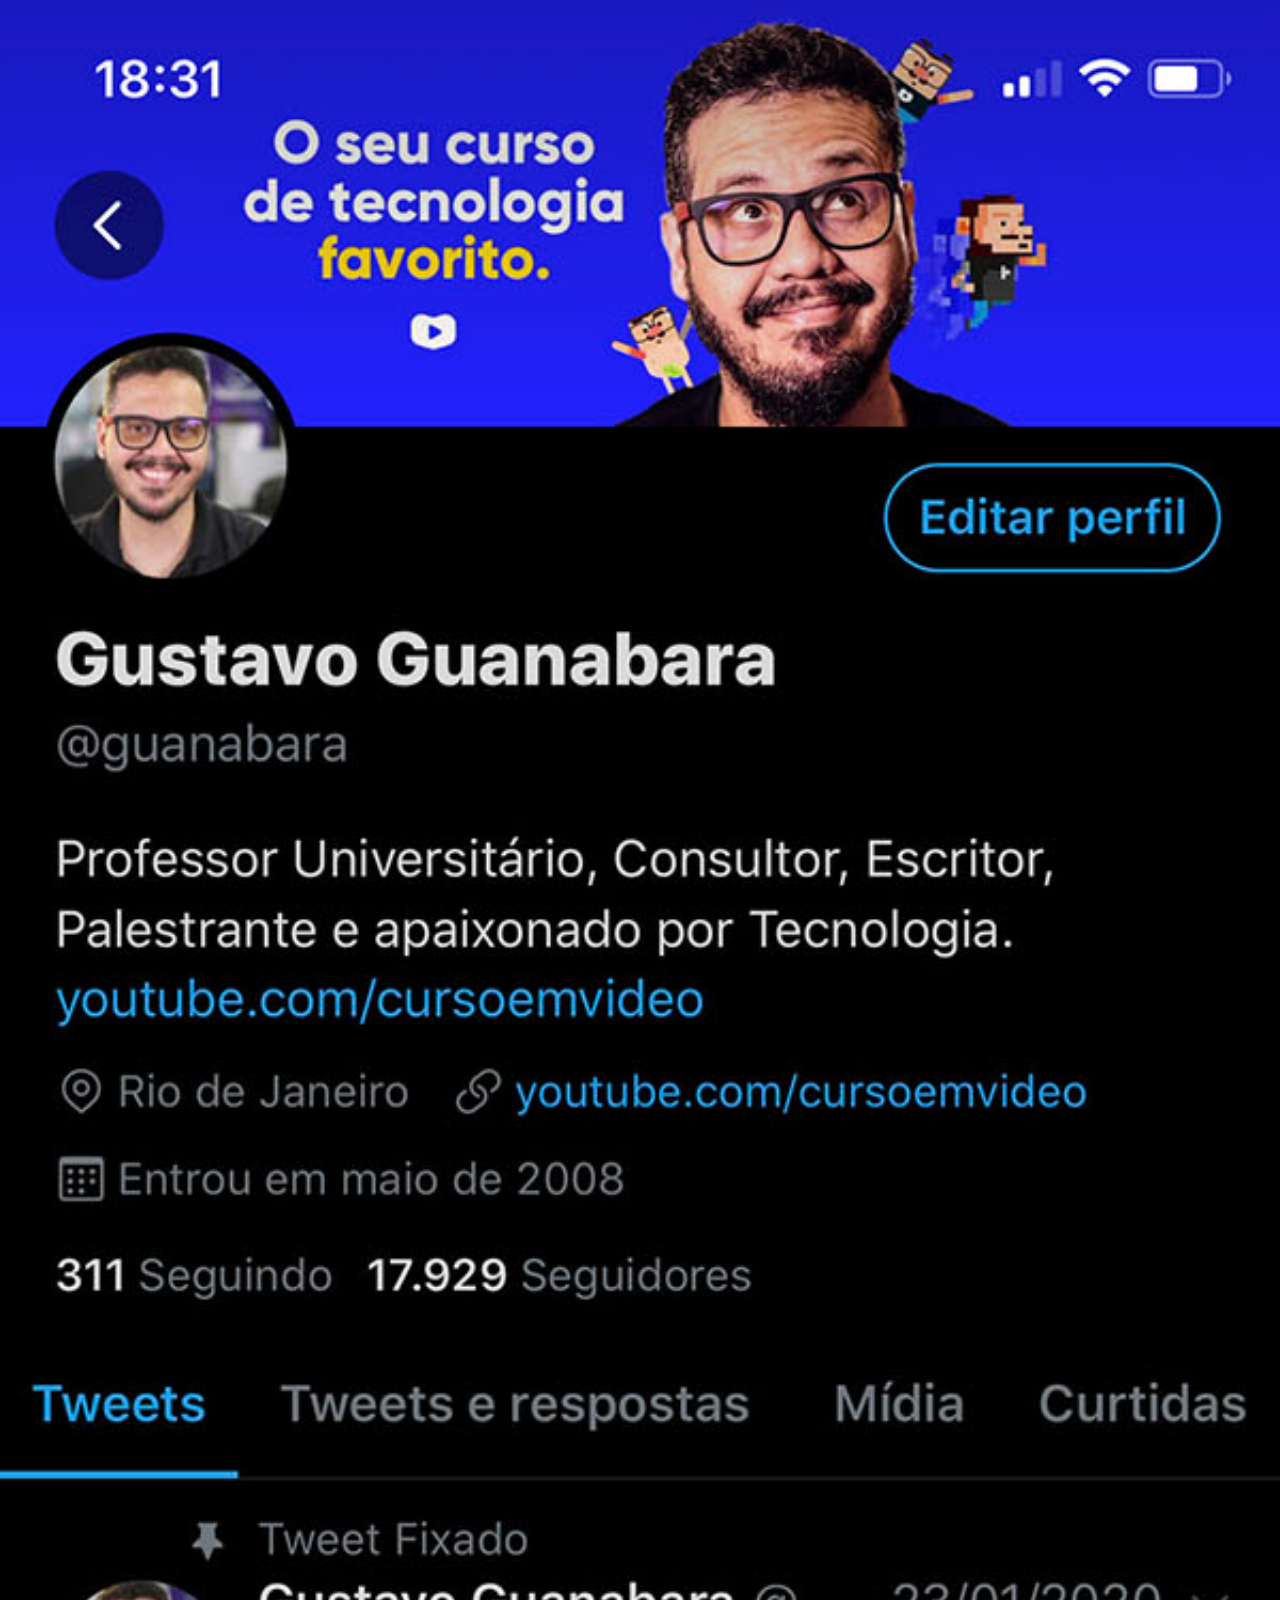
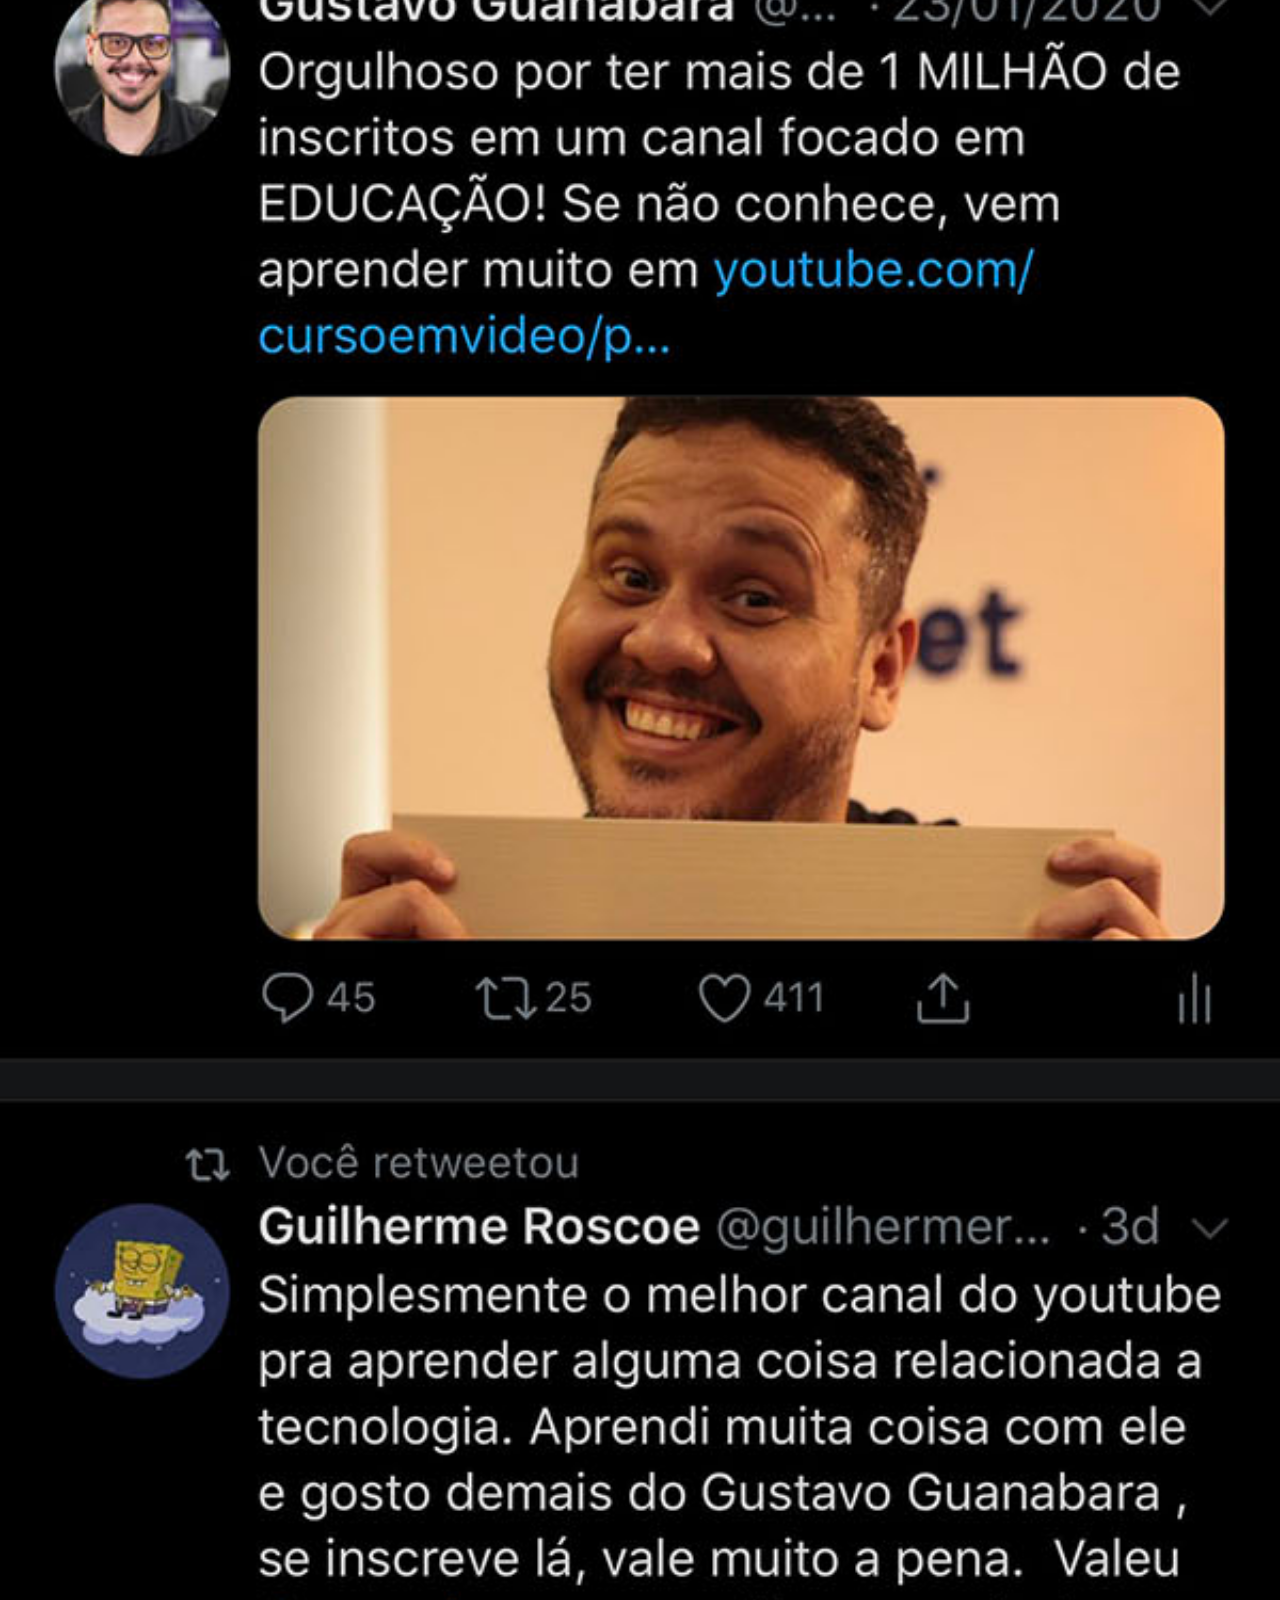
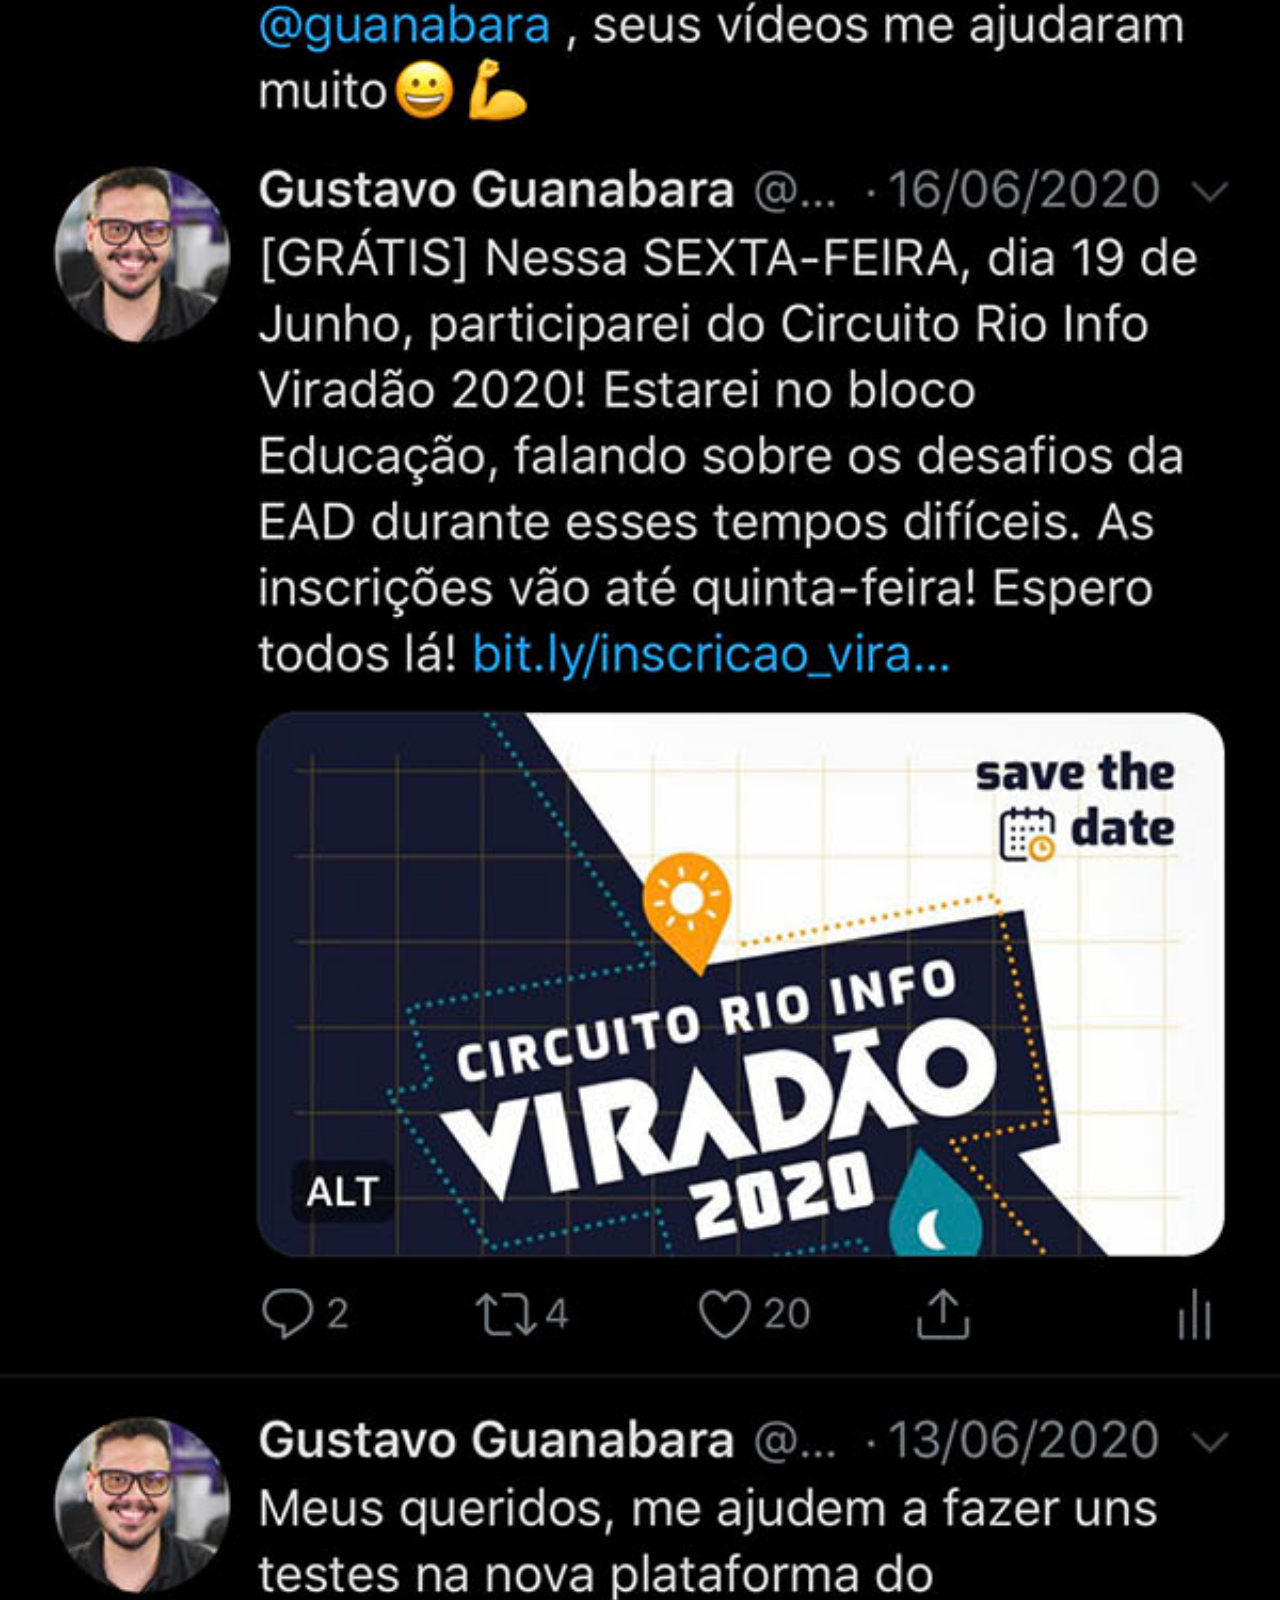
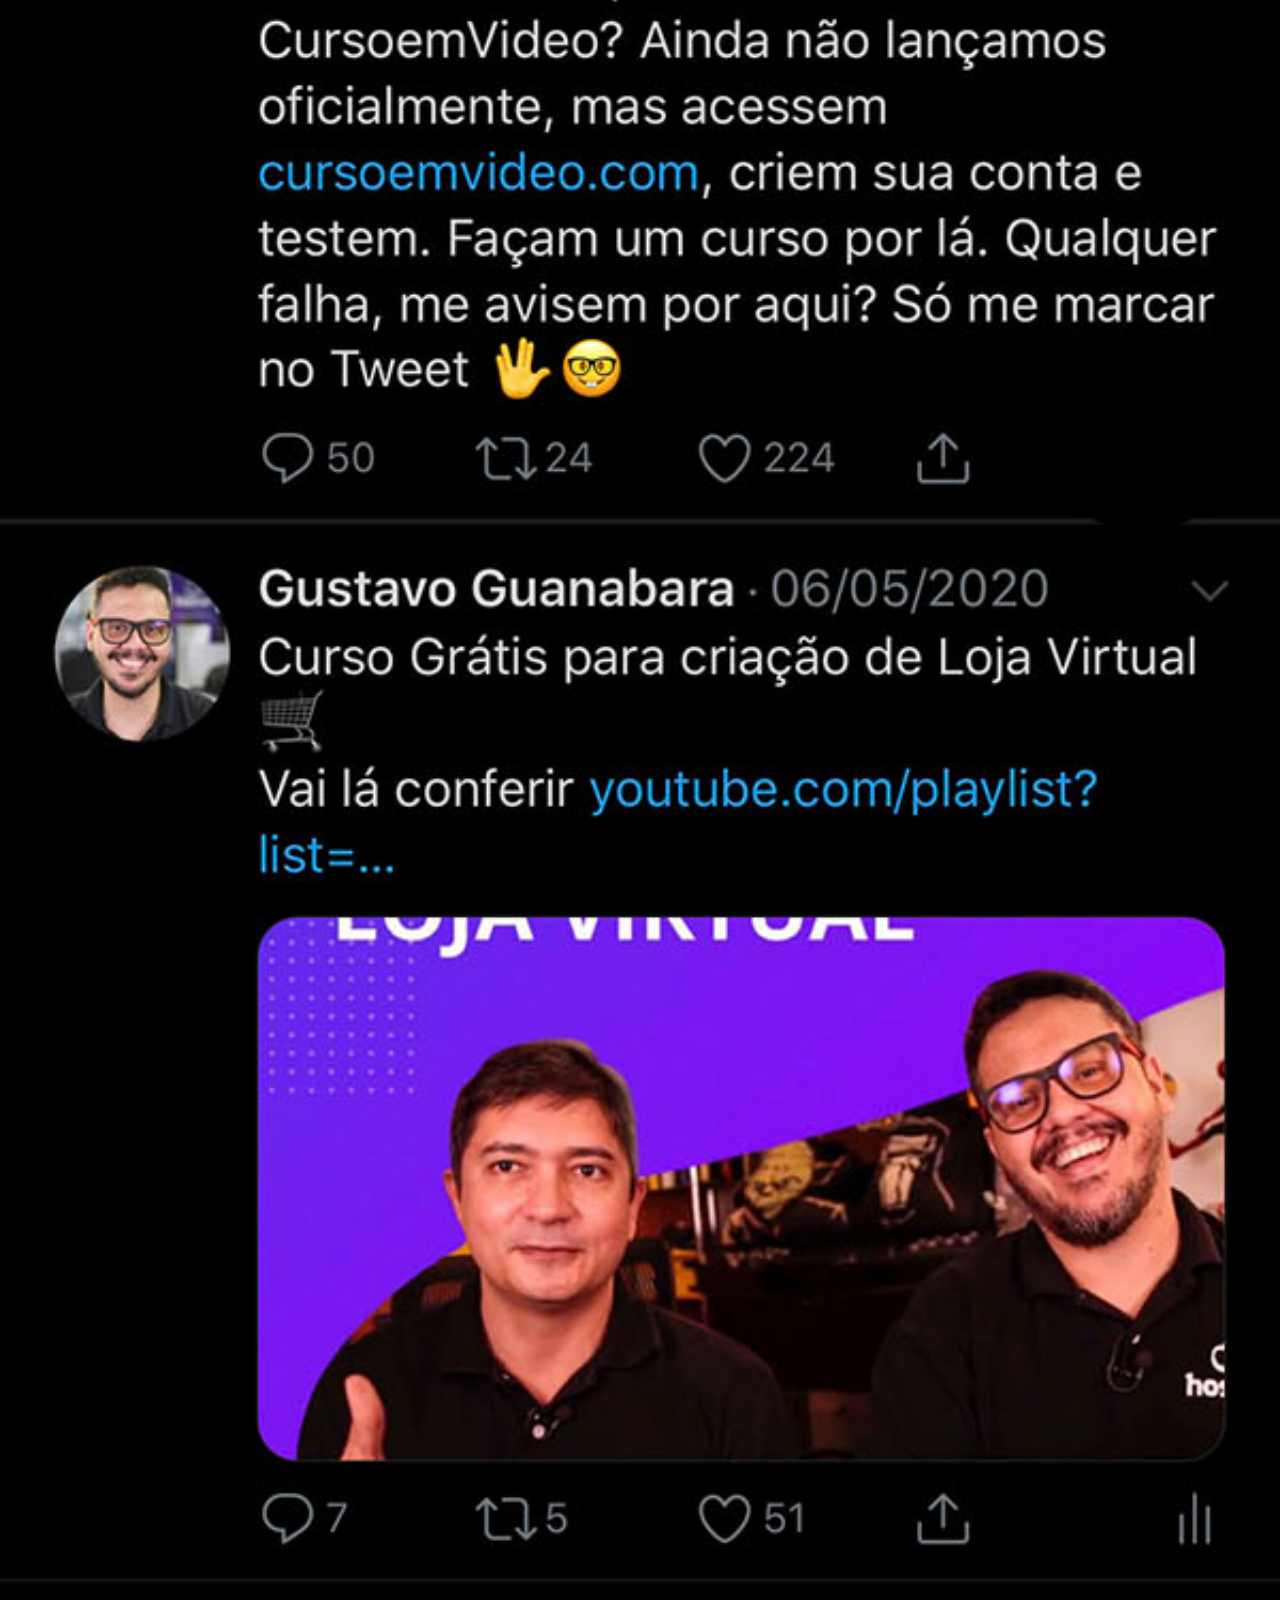
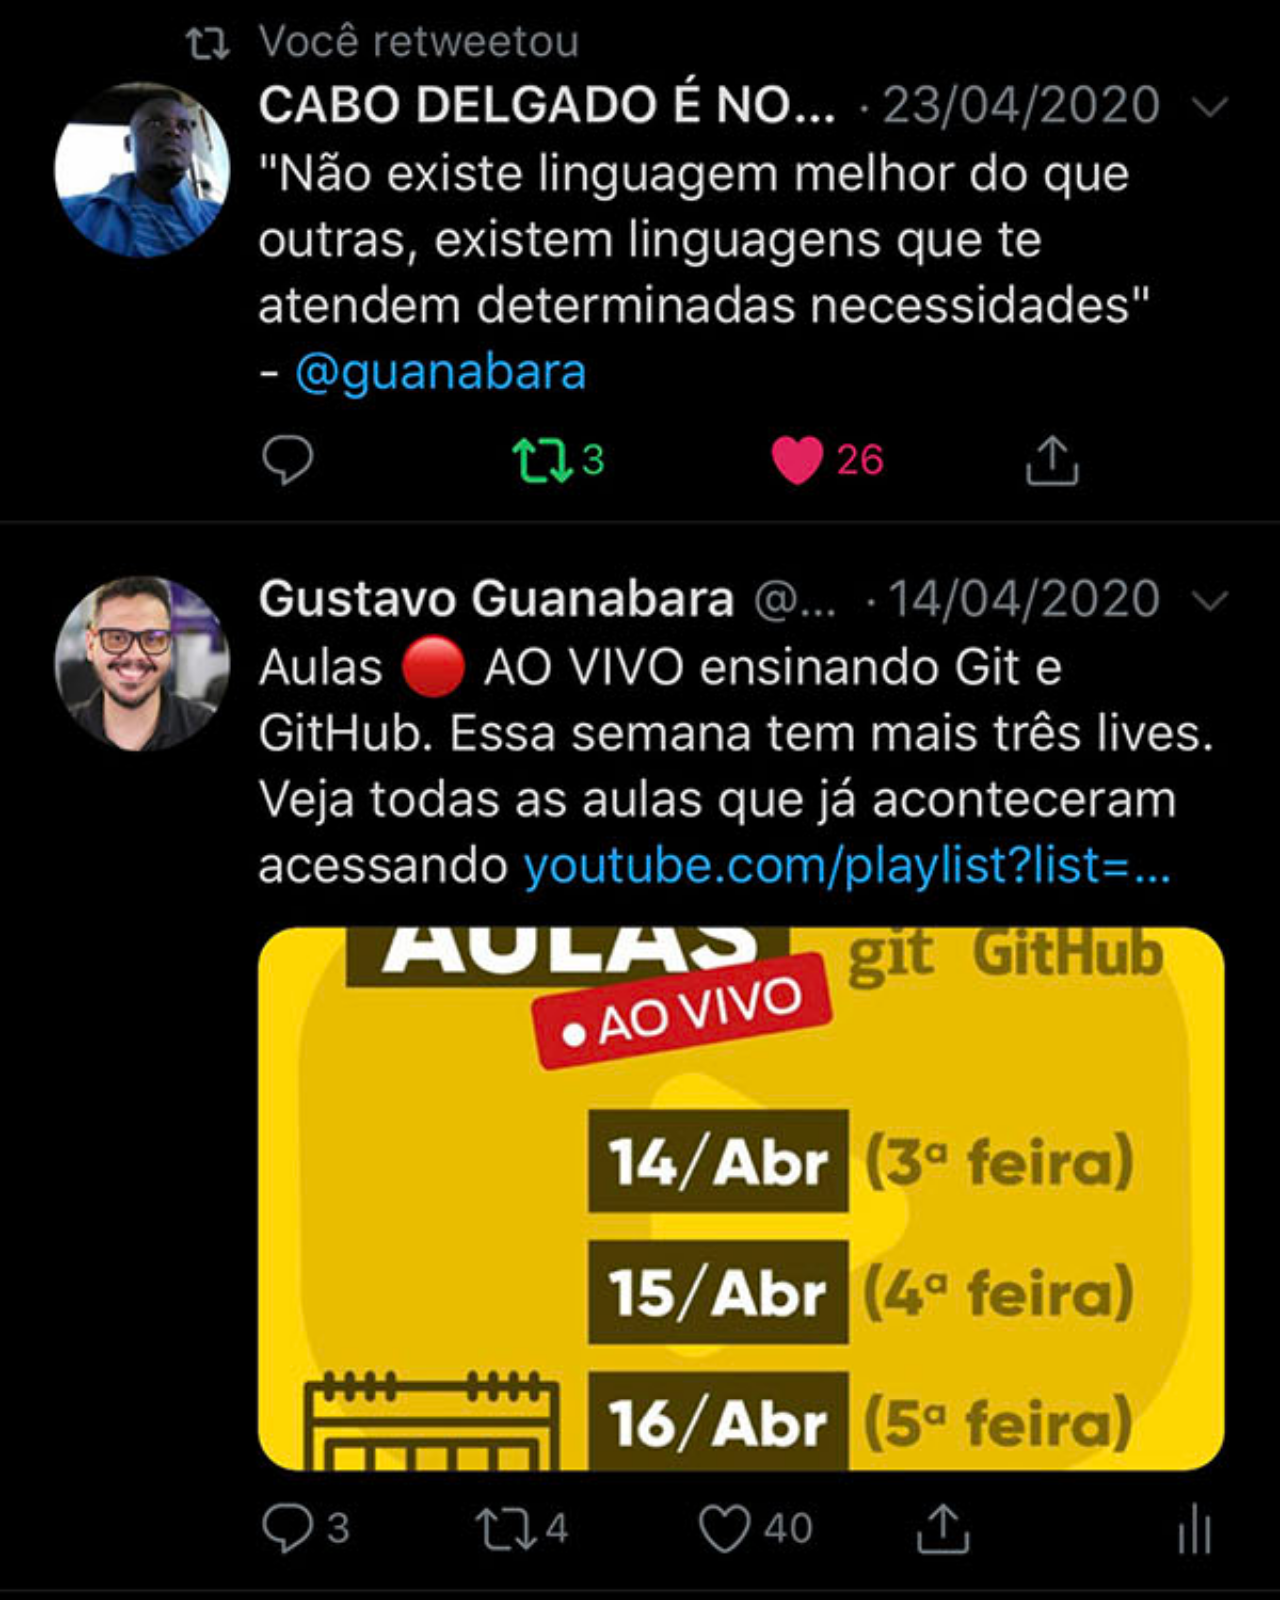
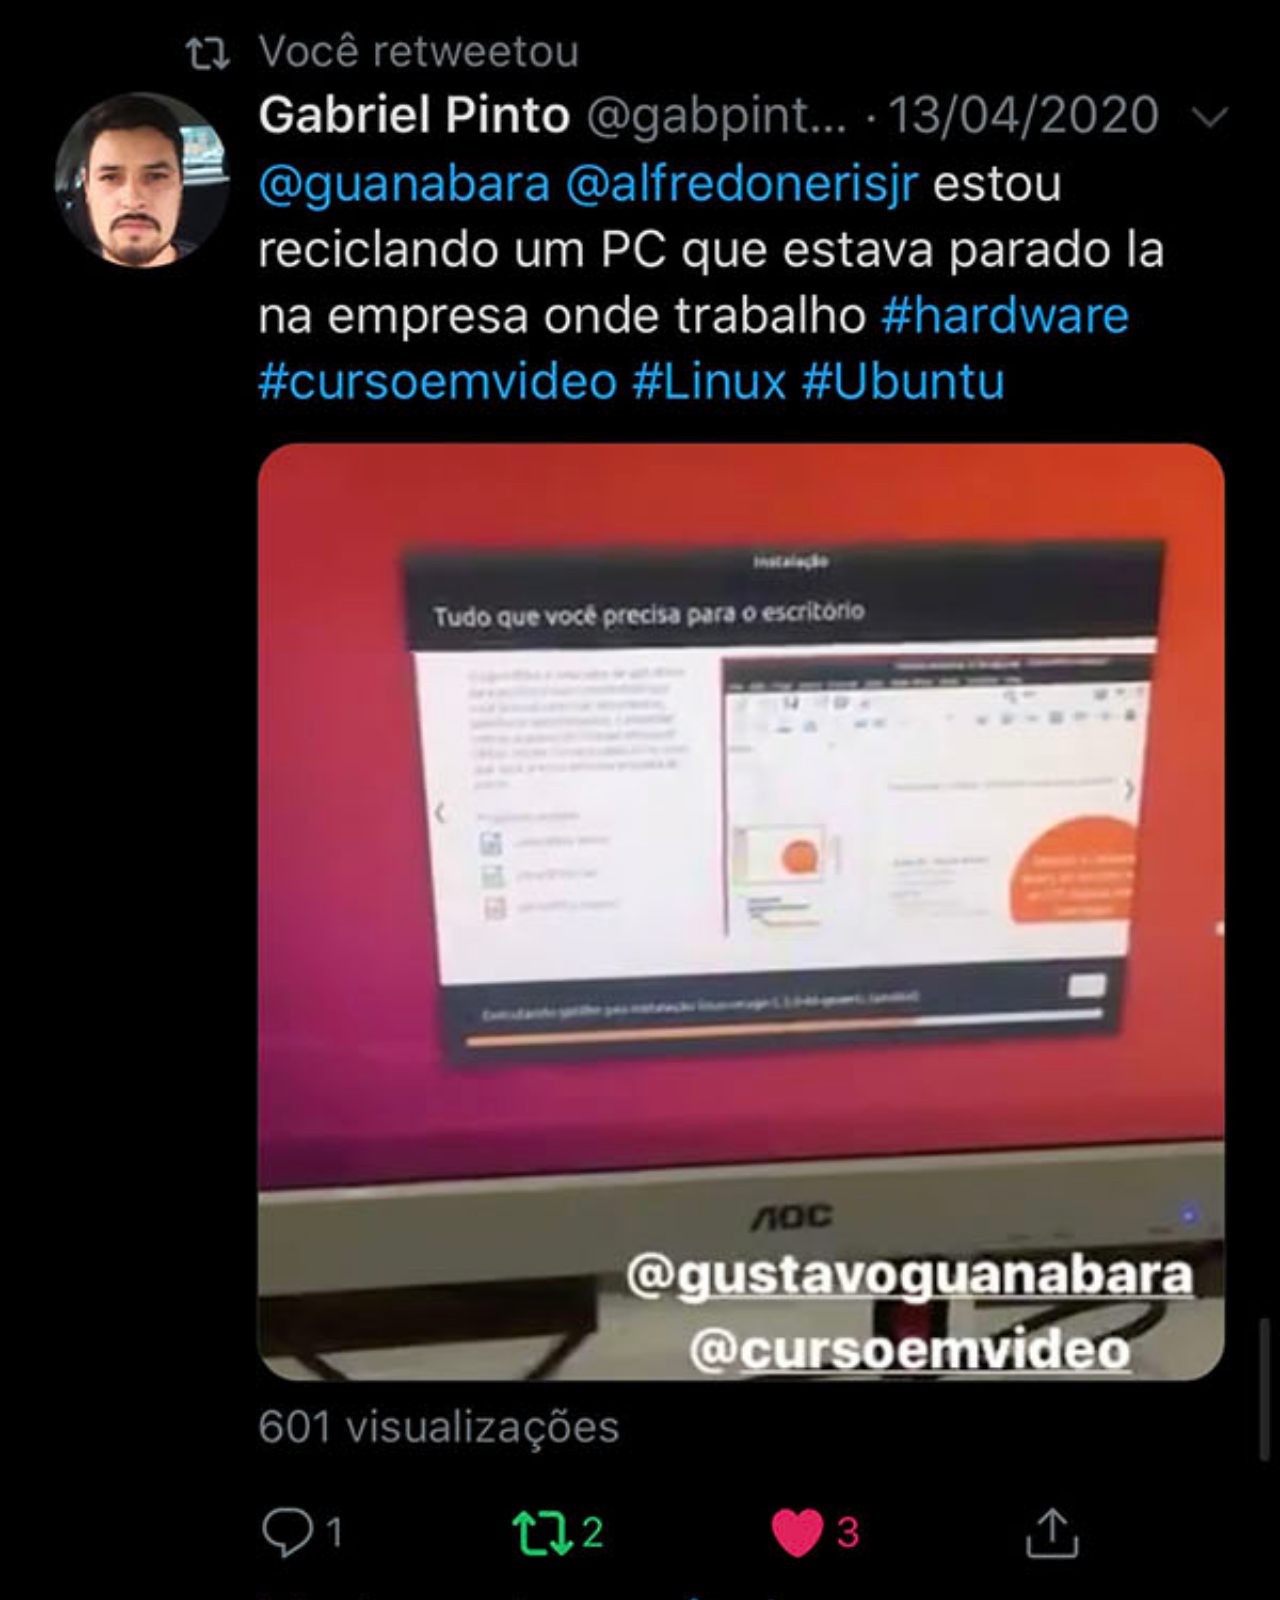
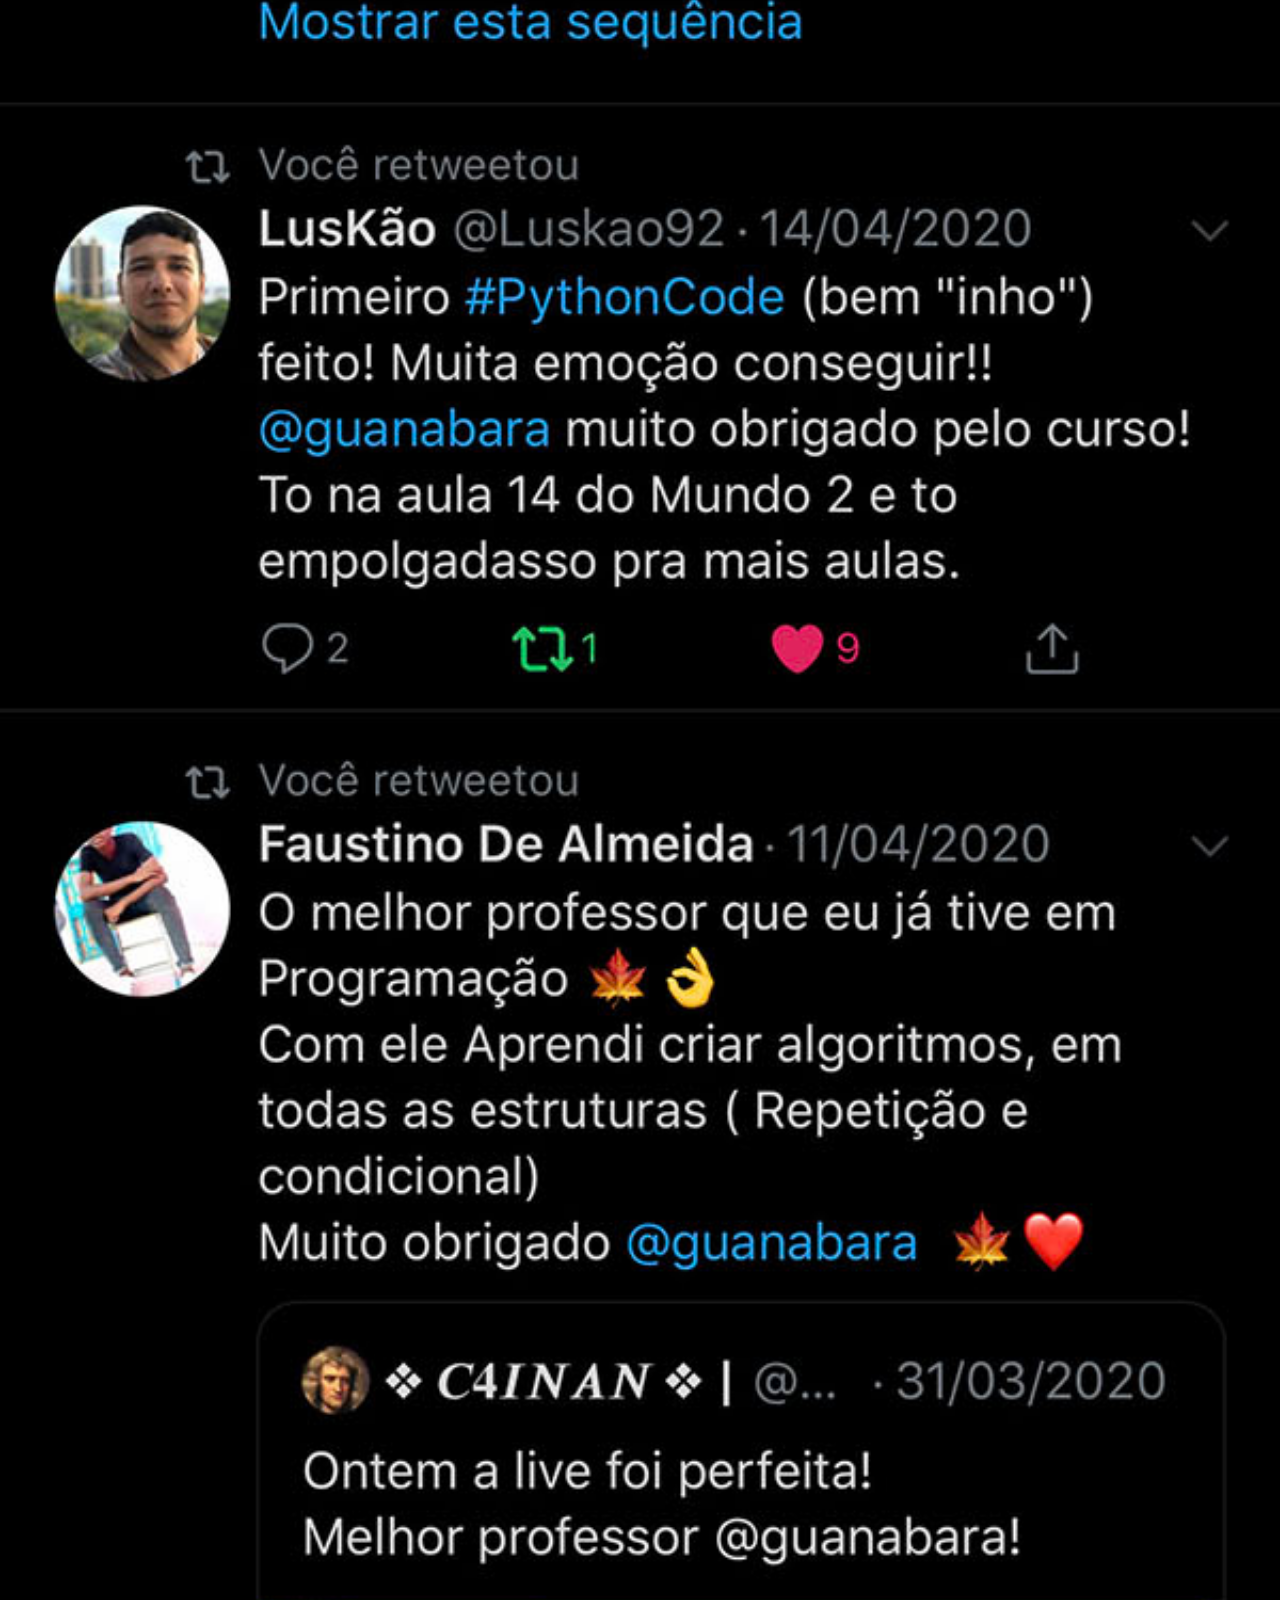
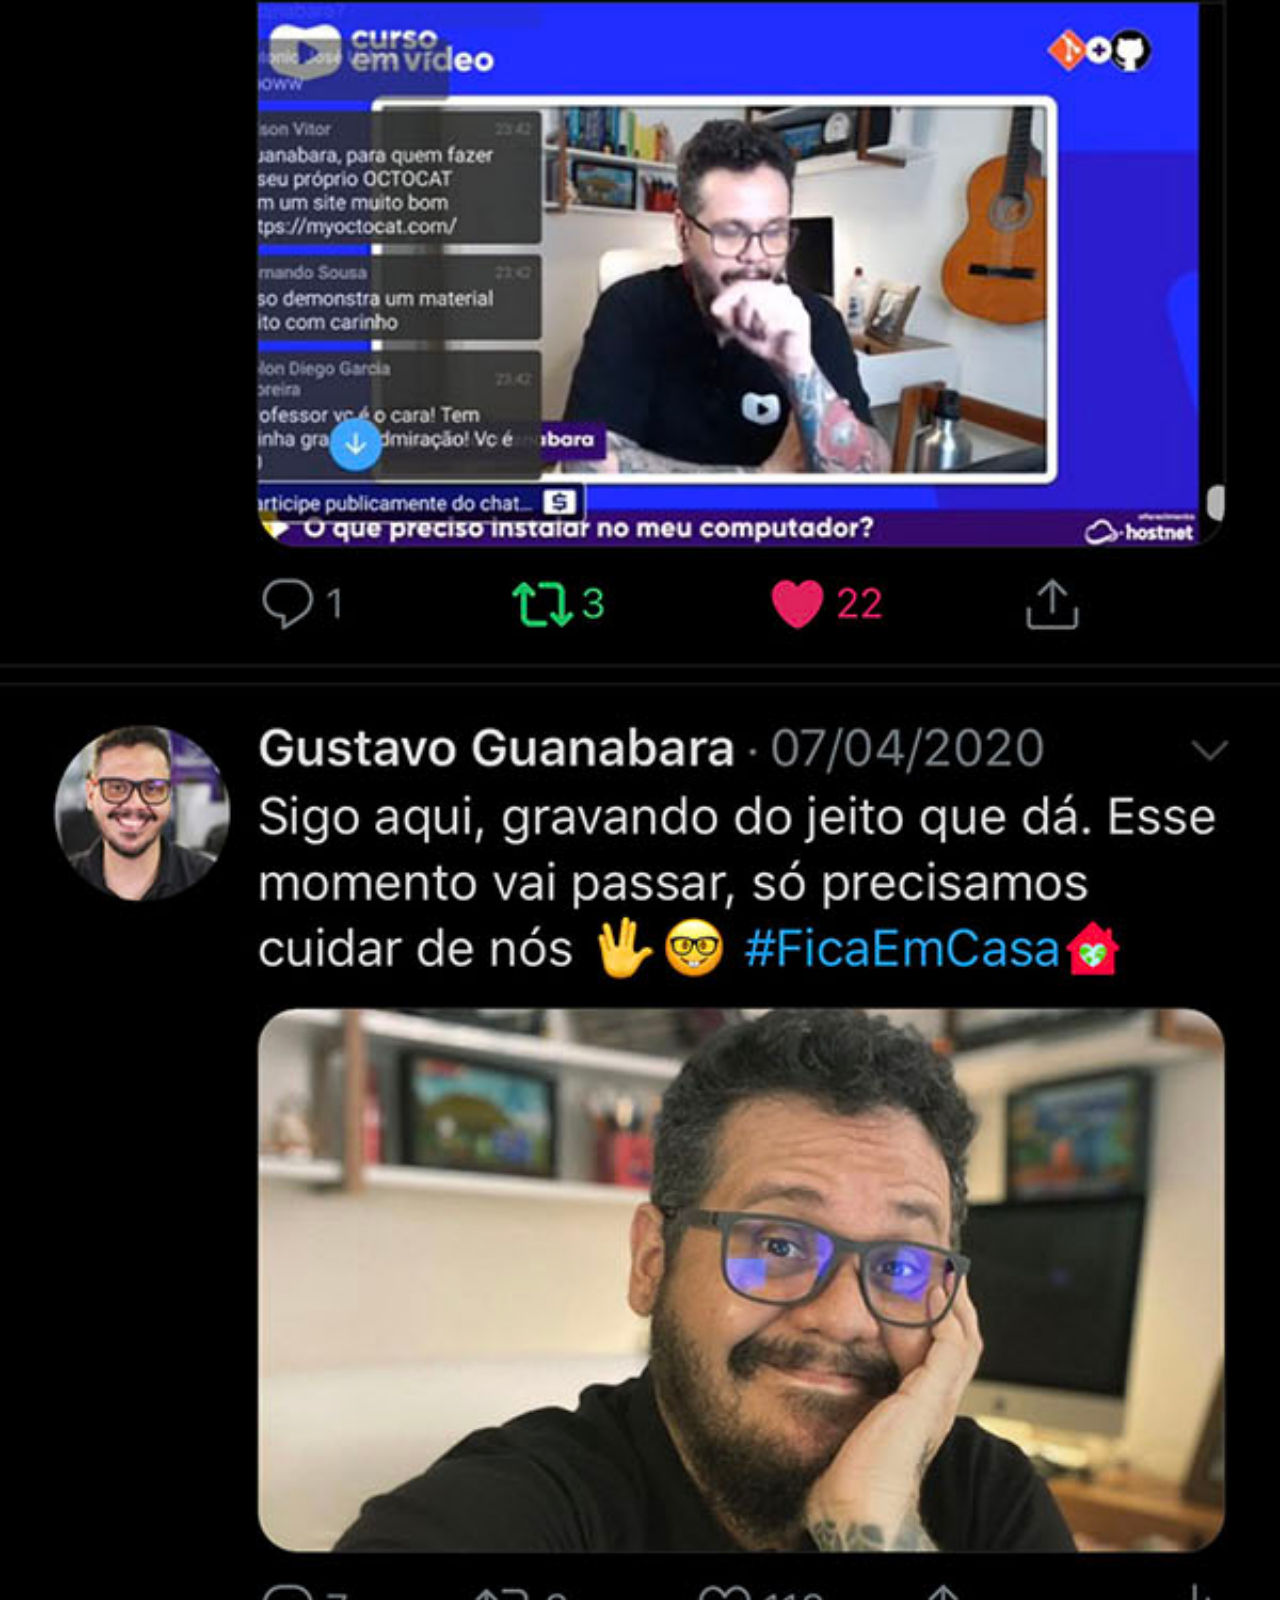
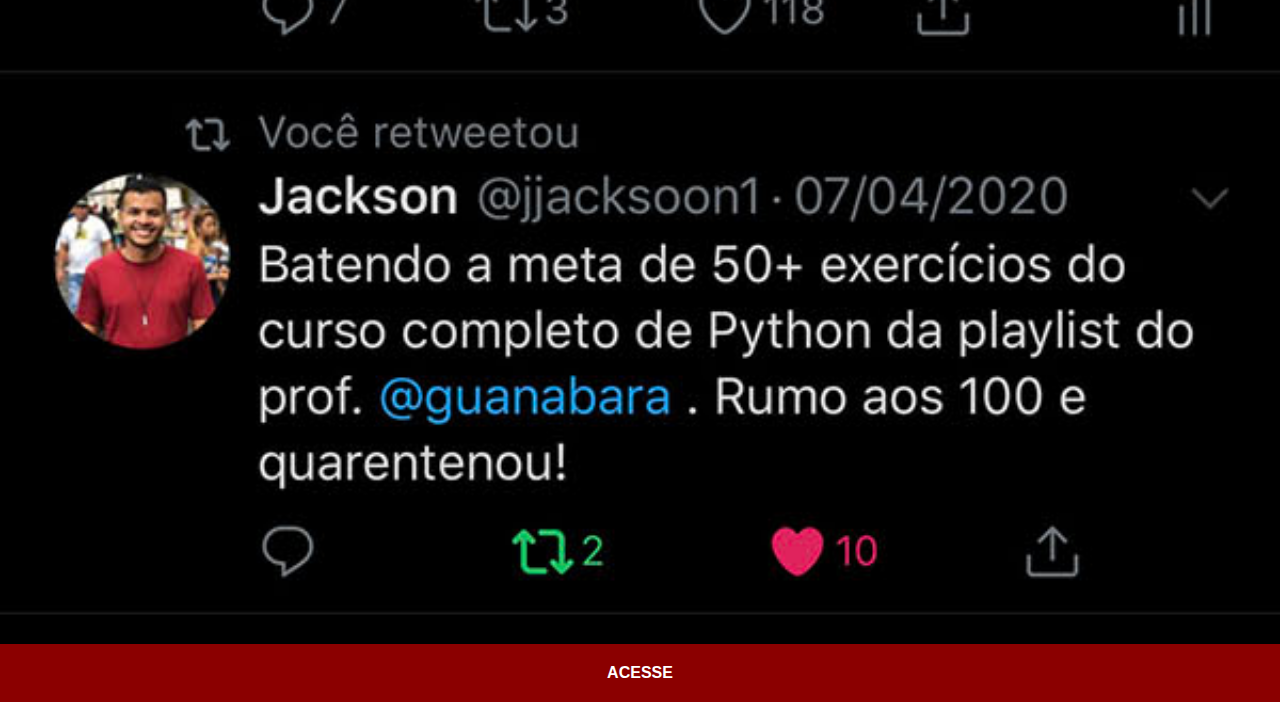
<file: twitter.html>
<!DOCTYPE html>
<html lang="pt-br">
<head>
    <meta charset="UTF-8">
    <meta name="viewport" content="width=device-width, initial-scale=1.0">
    <title>Twitter</title>
    <link rel="stylesheet" href="estilos/social.css">
    <style>
        body {
            background-color: black;
        }
    </style>
</head>
<body>
    <img src="imagens/tela-twitter.jpg" alt="twitter">
    <a href="https://www.twitter.com/guanabara/" target="_blank">ACESSE</a>
</body>
</html>
</file>
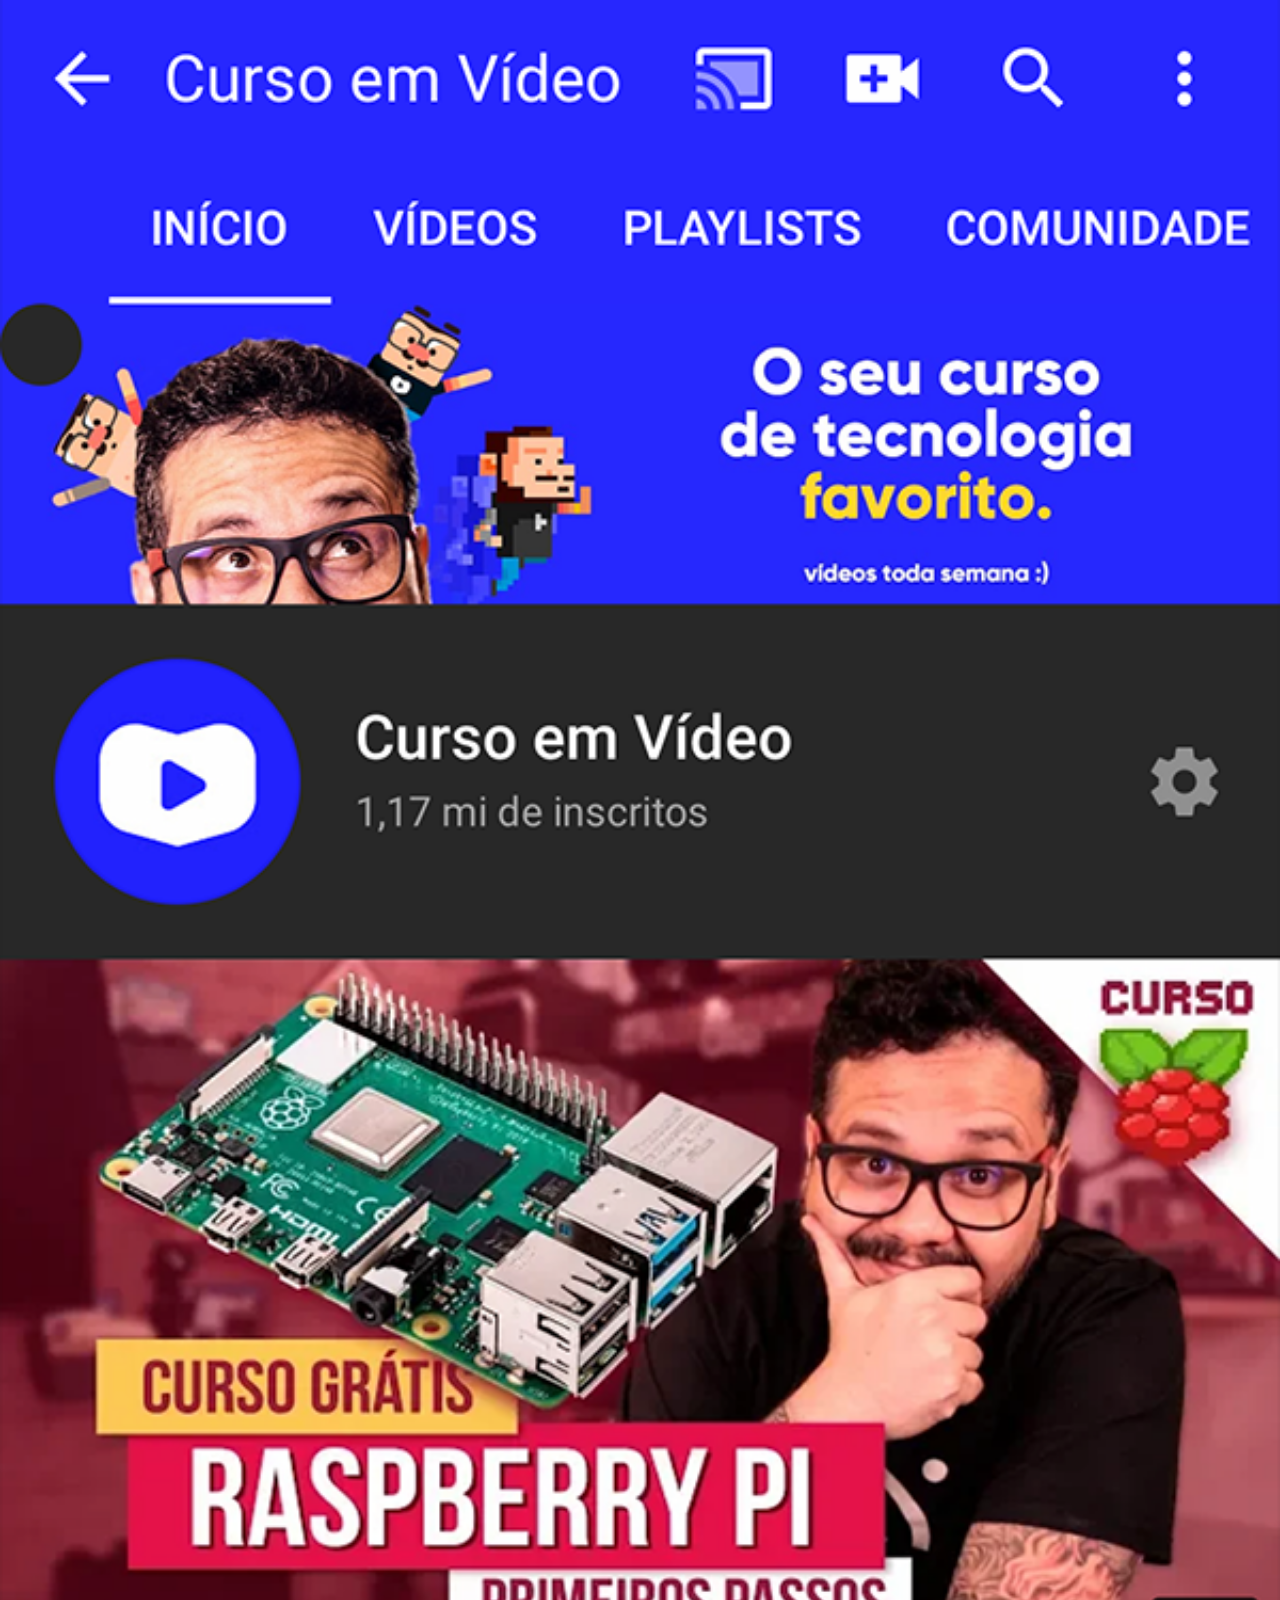
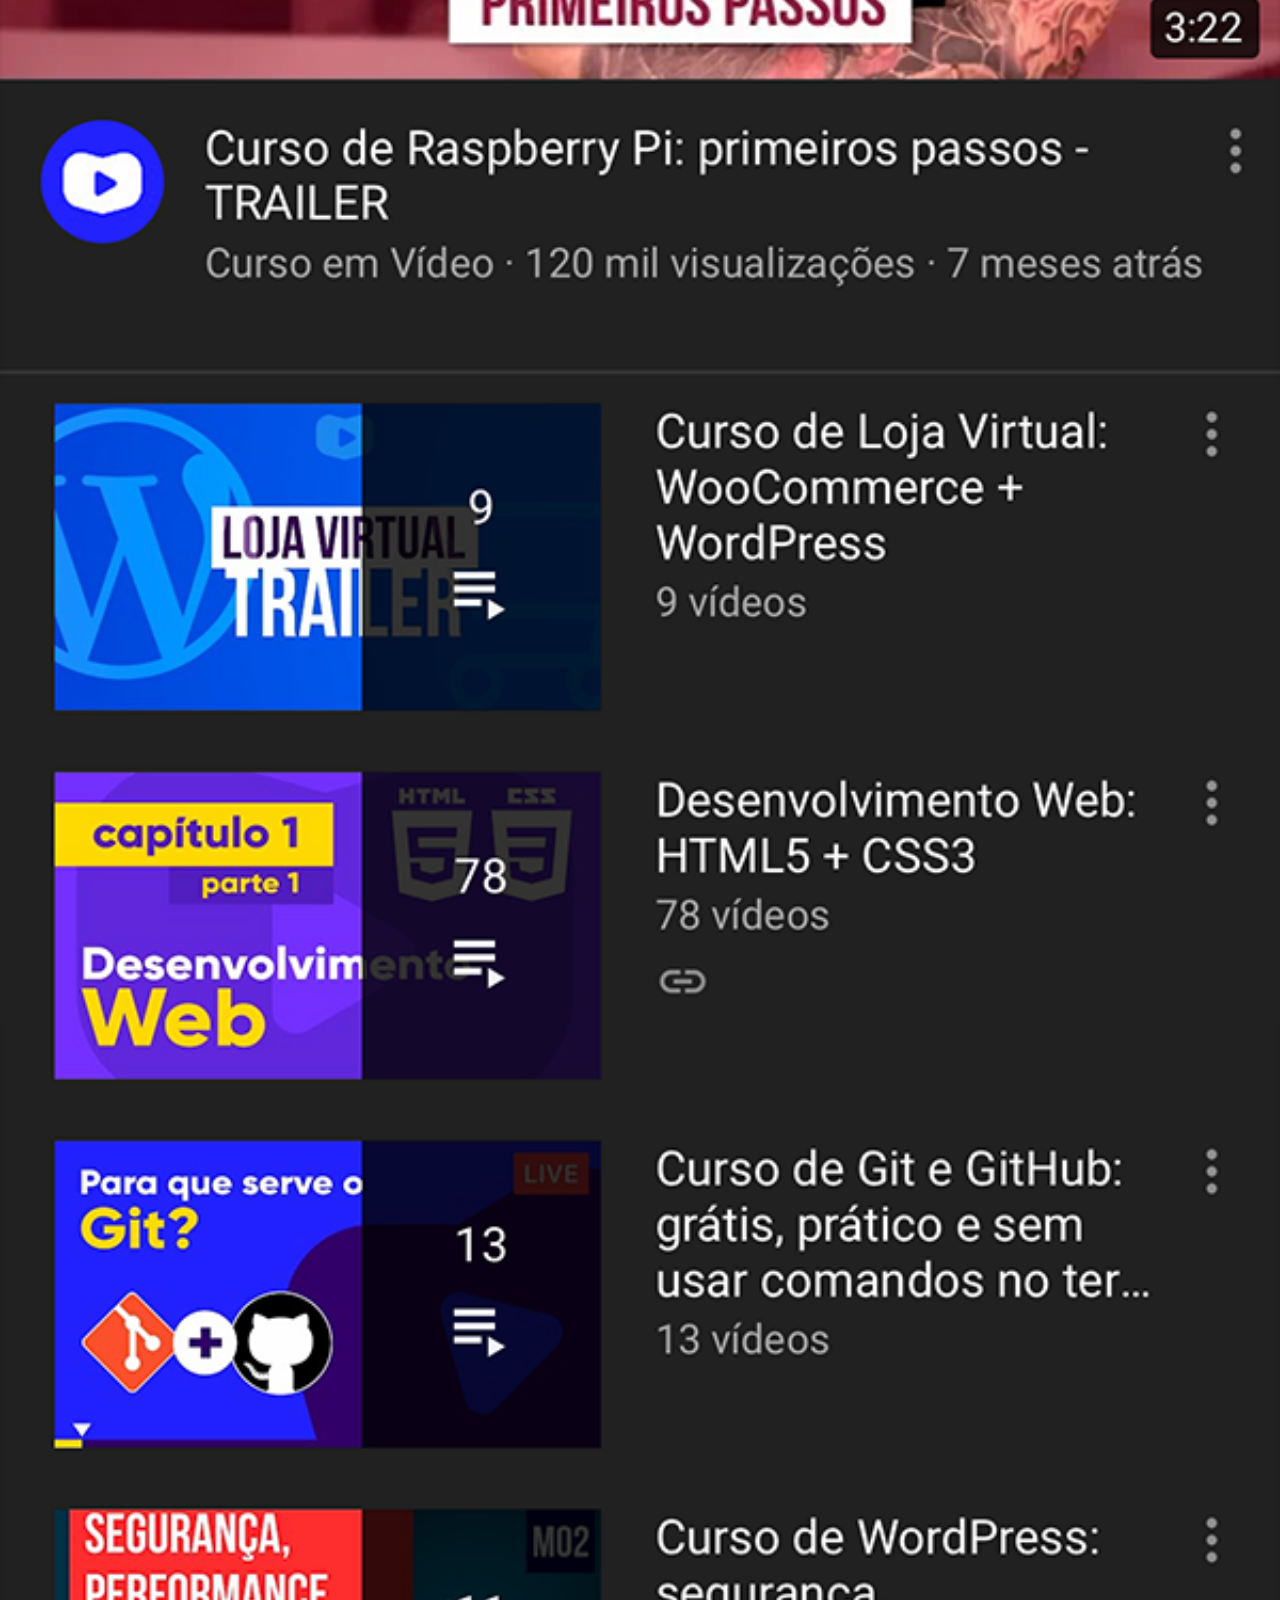
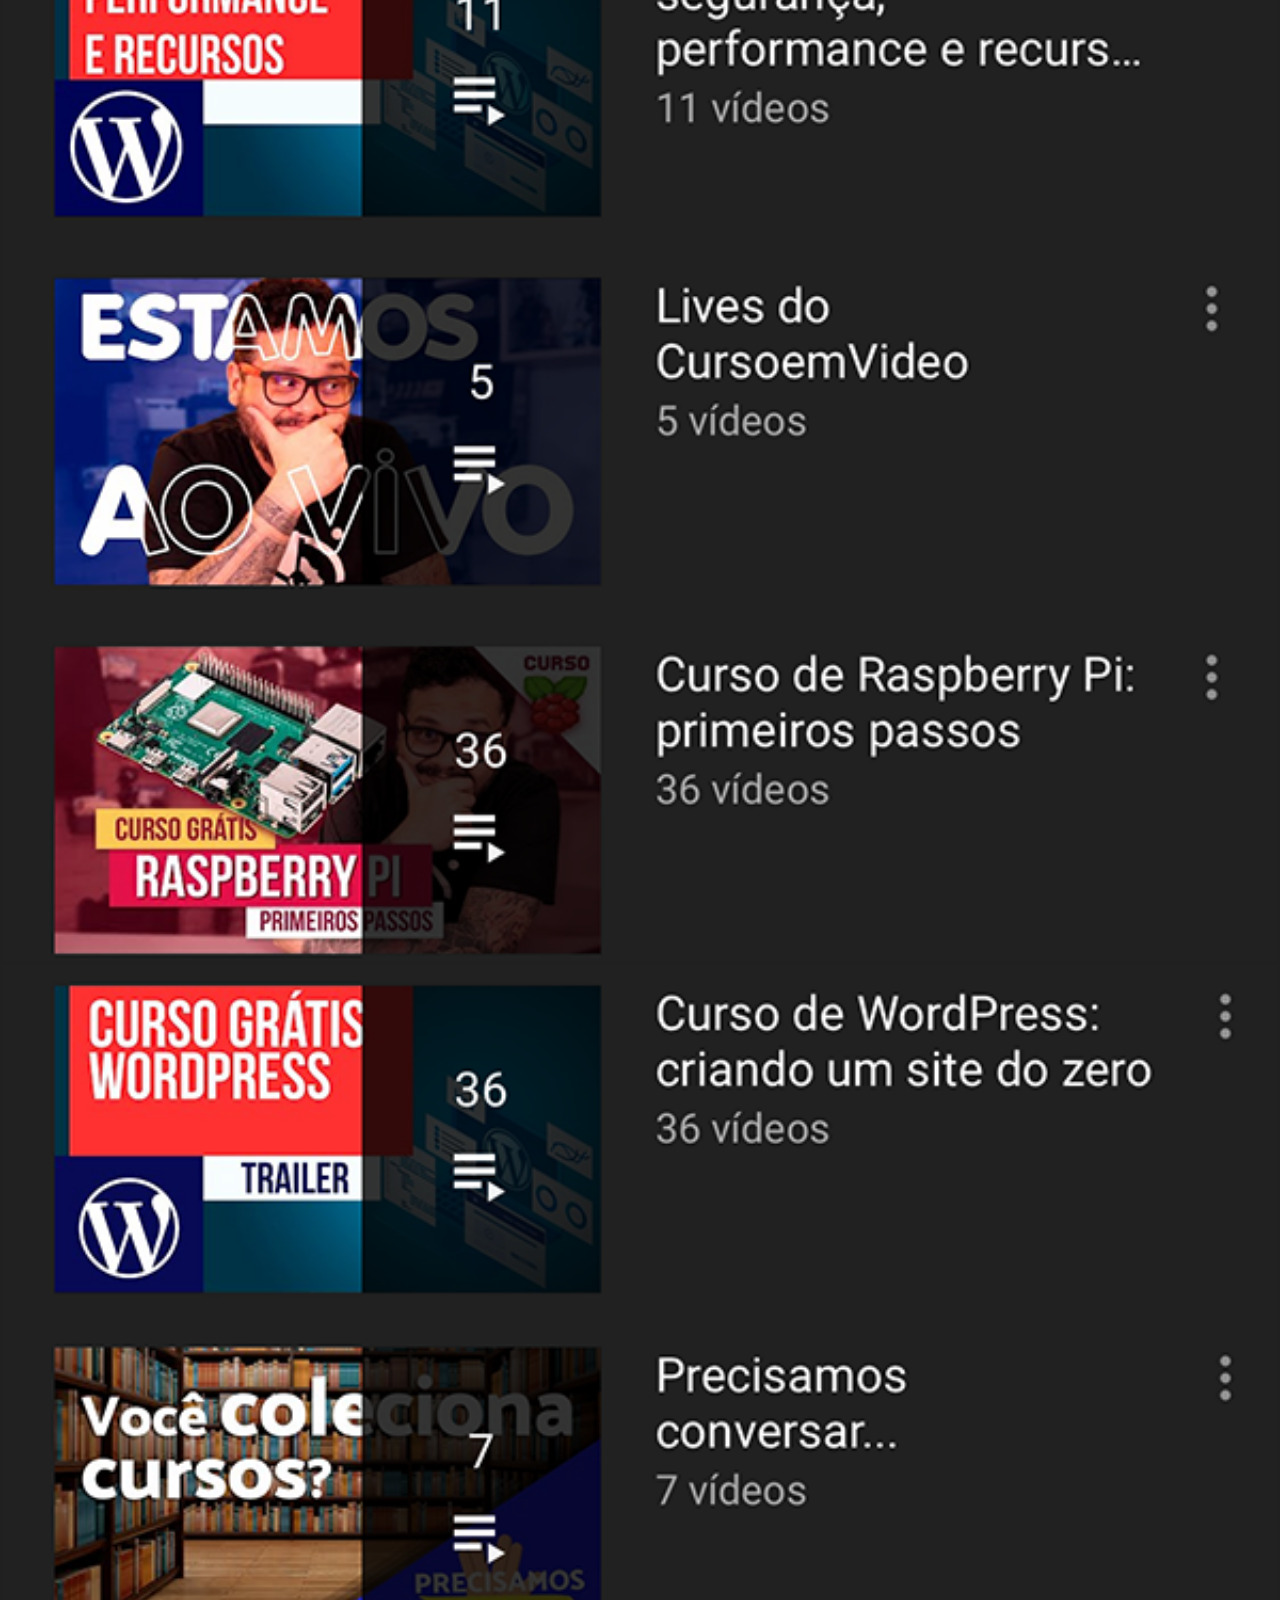
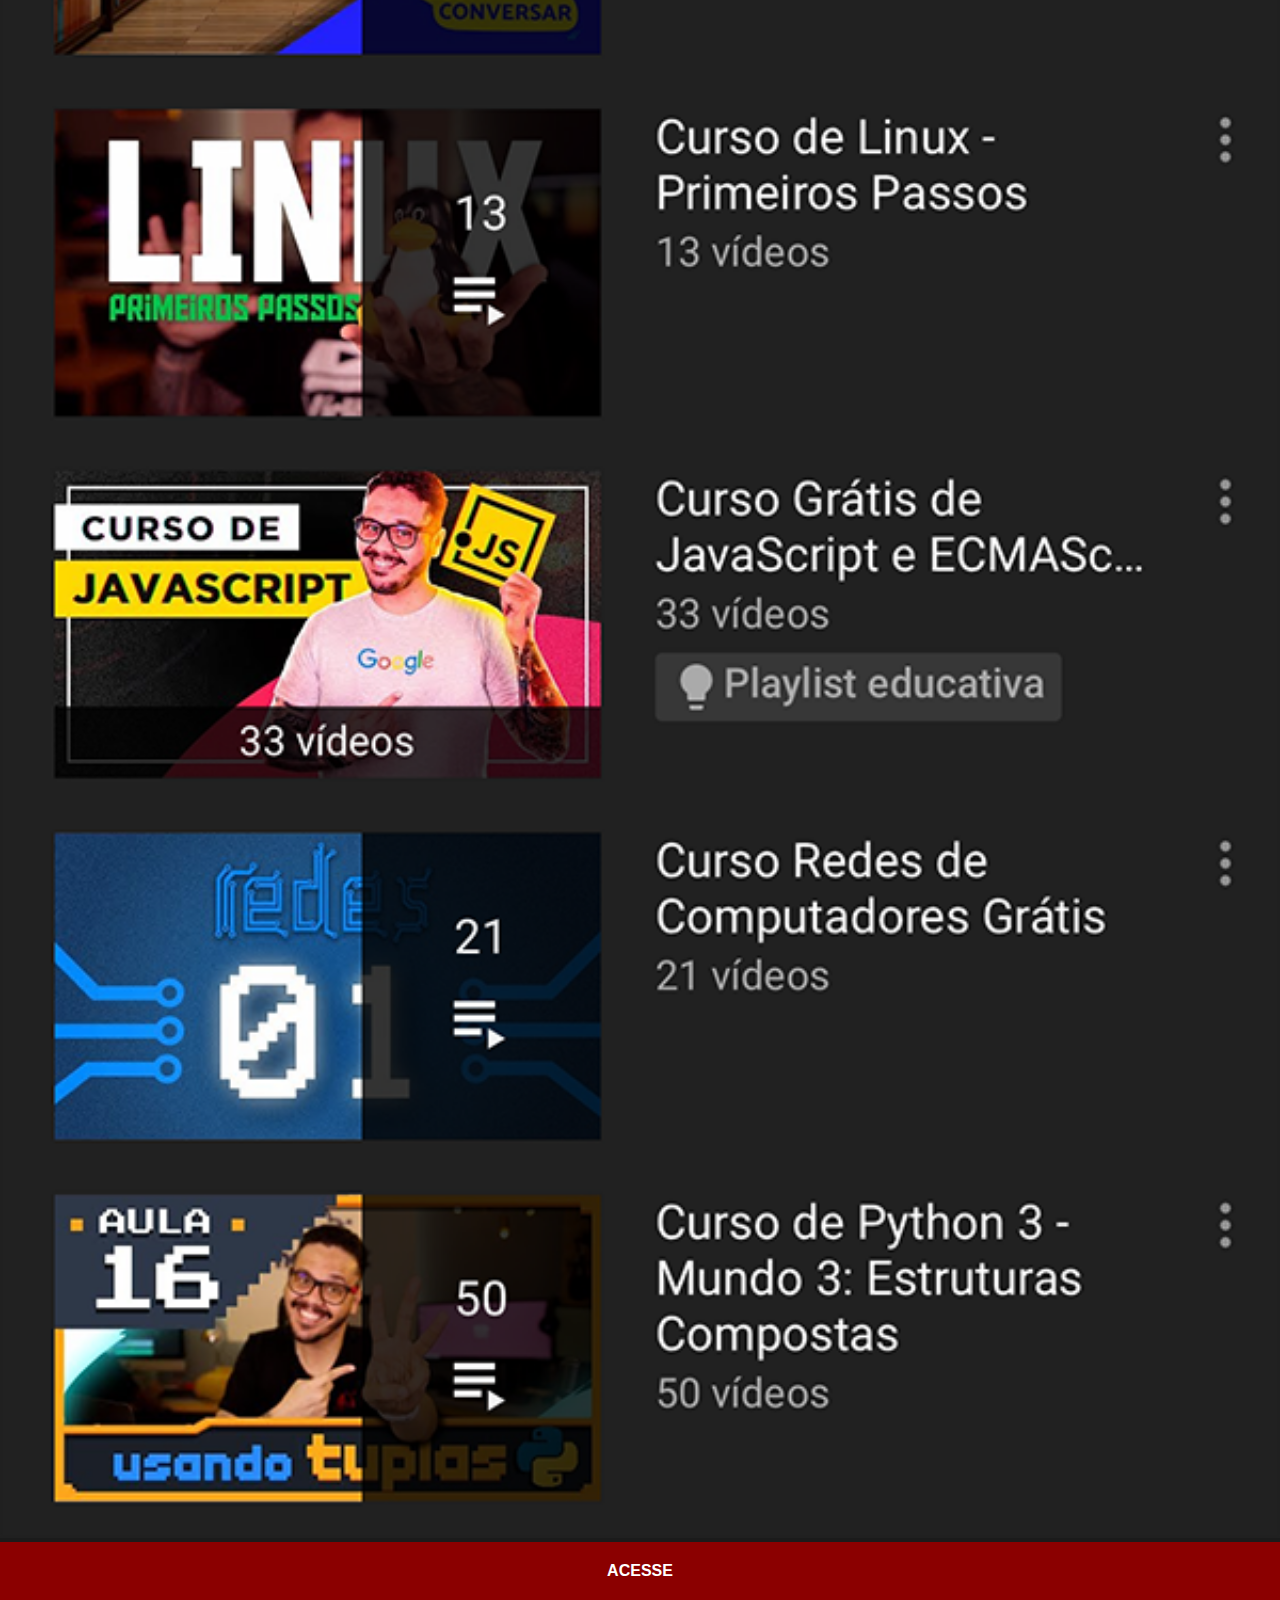
<file: youtube.html>
<!DOCTYPE html>
<html lang="pt-br">
<head>
    <meta charset="UTF-8">
    <meta name="viewport" content="width=device-width, initial-scale=1.0">
    <title>YouTube</title>
    <link rel="stylesheet" href="estilos/social.css">
</head>
<body>
    <img src="imagens/tela-youtube.png" alt="youtube">

    <a href="https://www.youtube.com/@CursoemVideo/playlists" target="_blank">ACESSE</a>
</body>
</html>
</file>
<file: estilos/style.css>
@charset "UTF-8";

* {
    margin: 0px;
    padding: 0px;
    font-family: Arial, Helvetica, sans-serif;
}

html, body {
    height: 100vh;
    width: 100vw;
    background-color: black;
}

body {
    background: url('../imagens/fundo-madeira.jpg') no-repeat top center;
    background-size: cover;
    background-attachment: fixed;
}

main {
    position: relative;
    height: 100vh;
}

#telefone {
    position: absolute;
    top: 50%;
    left: 50%;
    transform: translate(-50%, -50%);
    height: 627px;
    width: 311px;
    background: url('../imagens/frame-iphone.png') no-repeat;

}

#tela {
    position: relative;
    top: 80px;
    left: 22px;
    width: 269px;
    height: 471px;
}

#redes-sociais {
    text-align: right;
}

section#redes-sociais img {
    width: 50px;
    margin: 10px;
    border-radius: 50%;
    box-shadow: 2px 2px 5px rgba(0, 0, 0, 0.400);
    box-sizing: border-box;
}

#redes-sociais img:hover {
    border: 2px solid rgba(255, 255, 255, 0.616);
    transform: translate(-3px, -3px);
    box-shadow: 5px 5px 10px rgba(0, 0, 0, 0.493);
    transition: transform 0.5s, border 0.2s;

}
</file>
<file: estilos/social.css>
@charset "UTF -8";

* {
    margin: 0;
    padding: 0;
    font-family: Arial, Helvetica, sans-serif;
    background-color: rgb(27, 27, 27);
}

::-webkit-scrollbar {
    width: 0px;
    height: 0px;
}

img {
    width: 100vw;
    
}

a {
    display: block;
    background-color: darkred;
    color: white;
    padding: 20px;
    text-align: center;
    font-weight: bolder;
    text-decoration: none;
}

a:hover {
    background-color: red;
}
</file>
